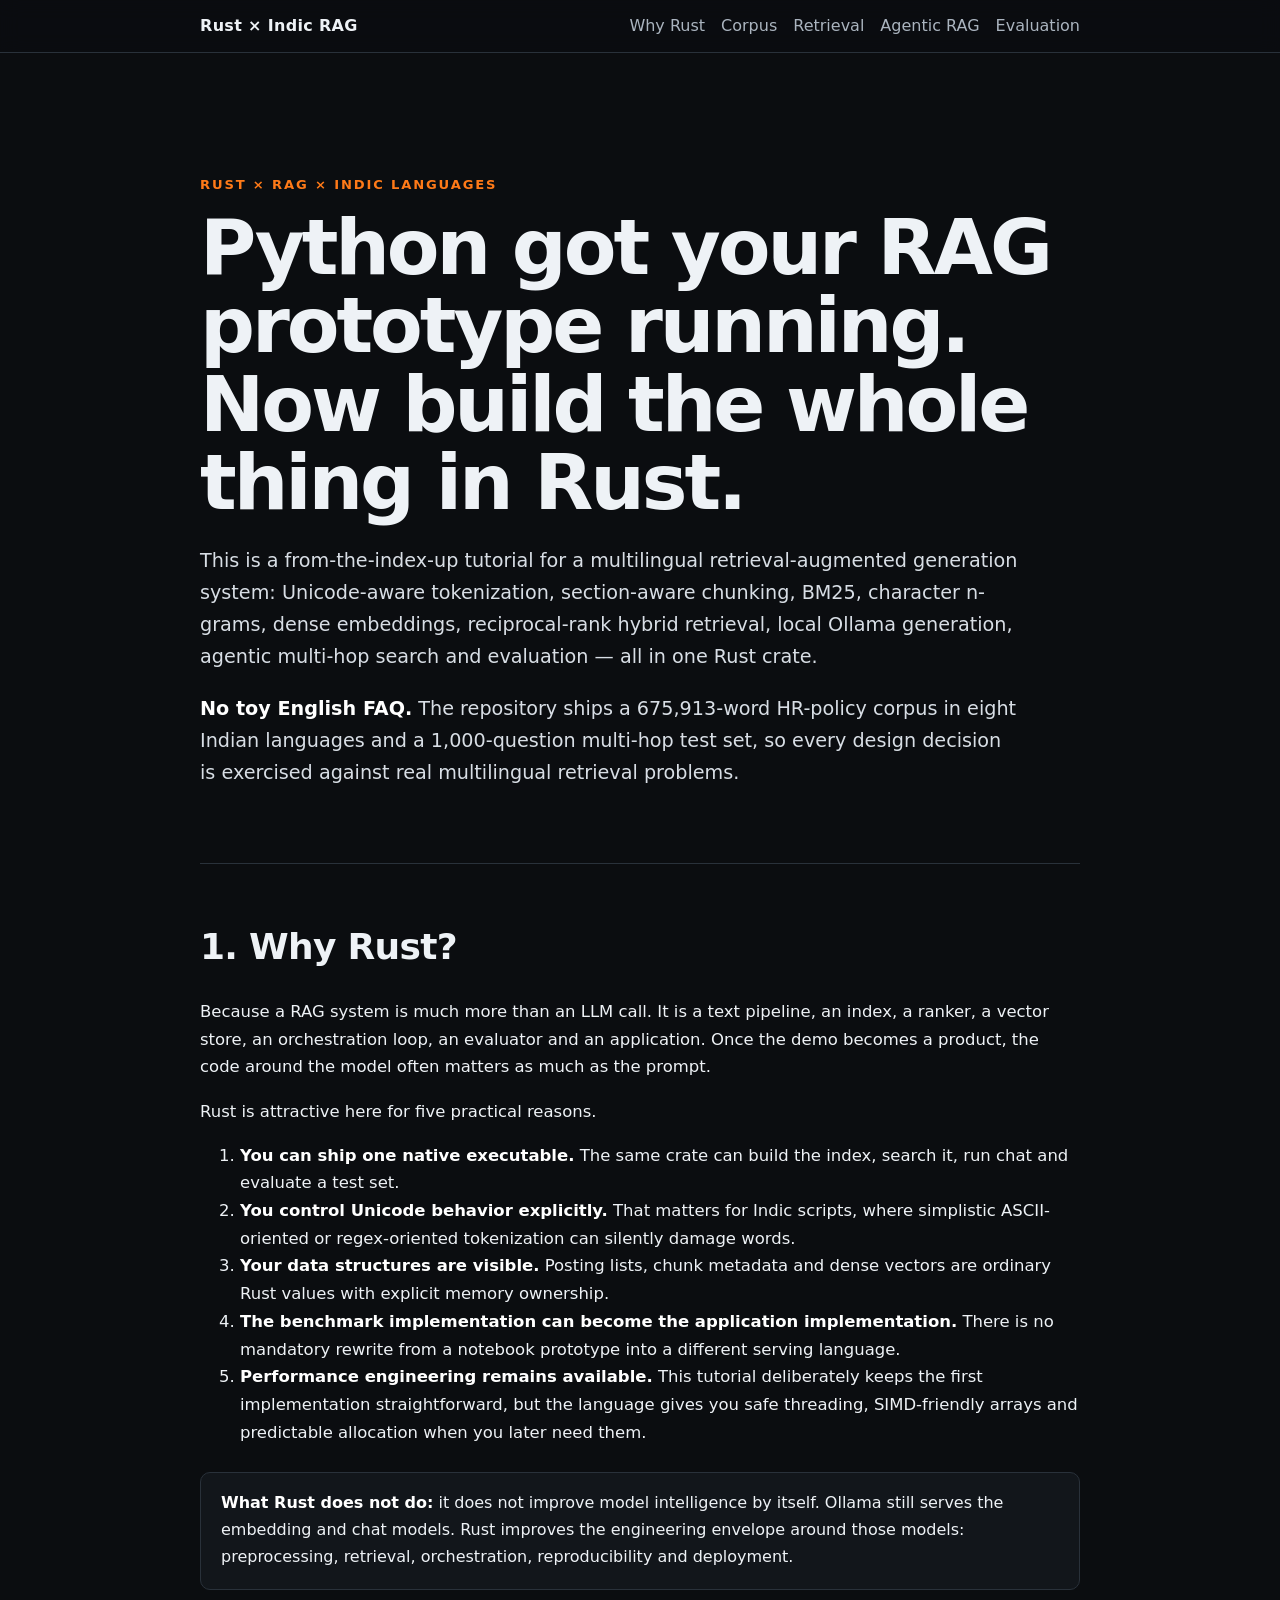
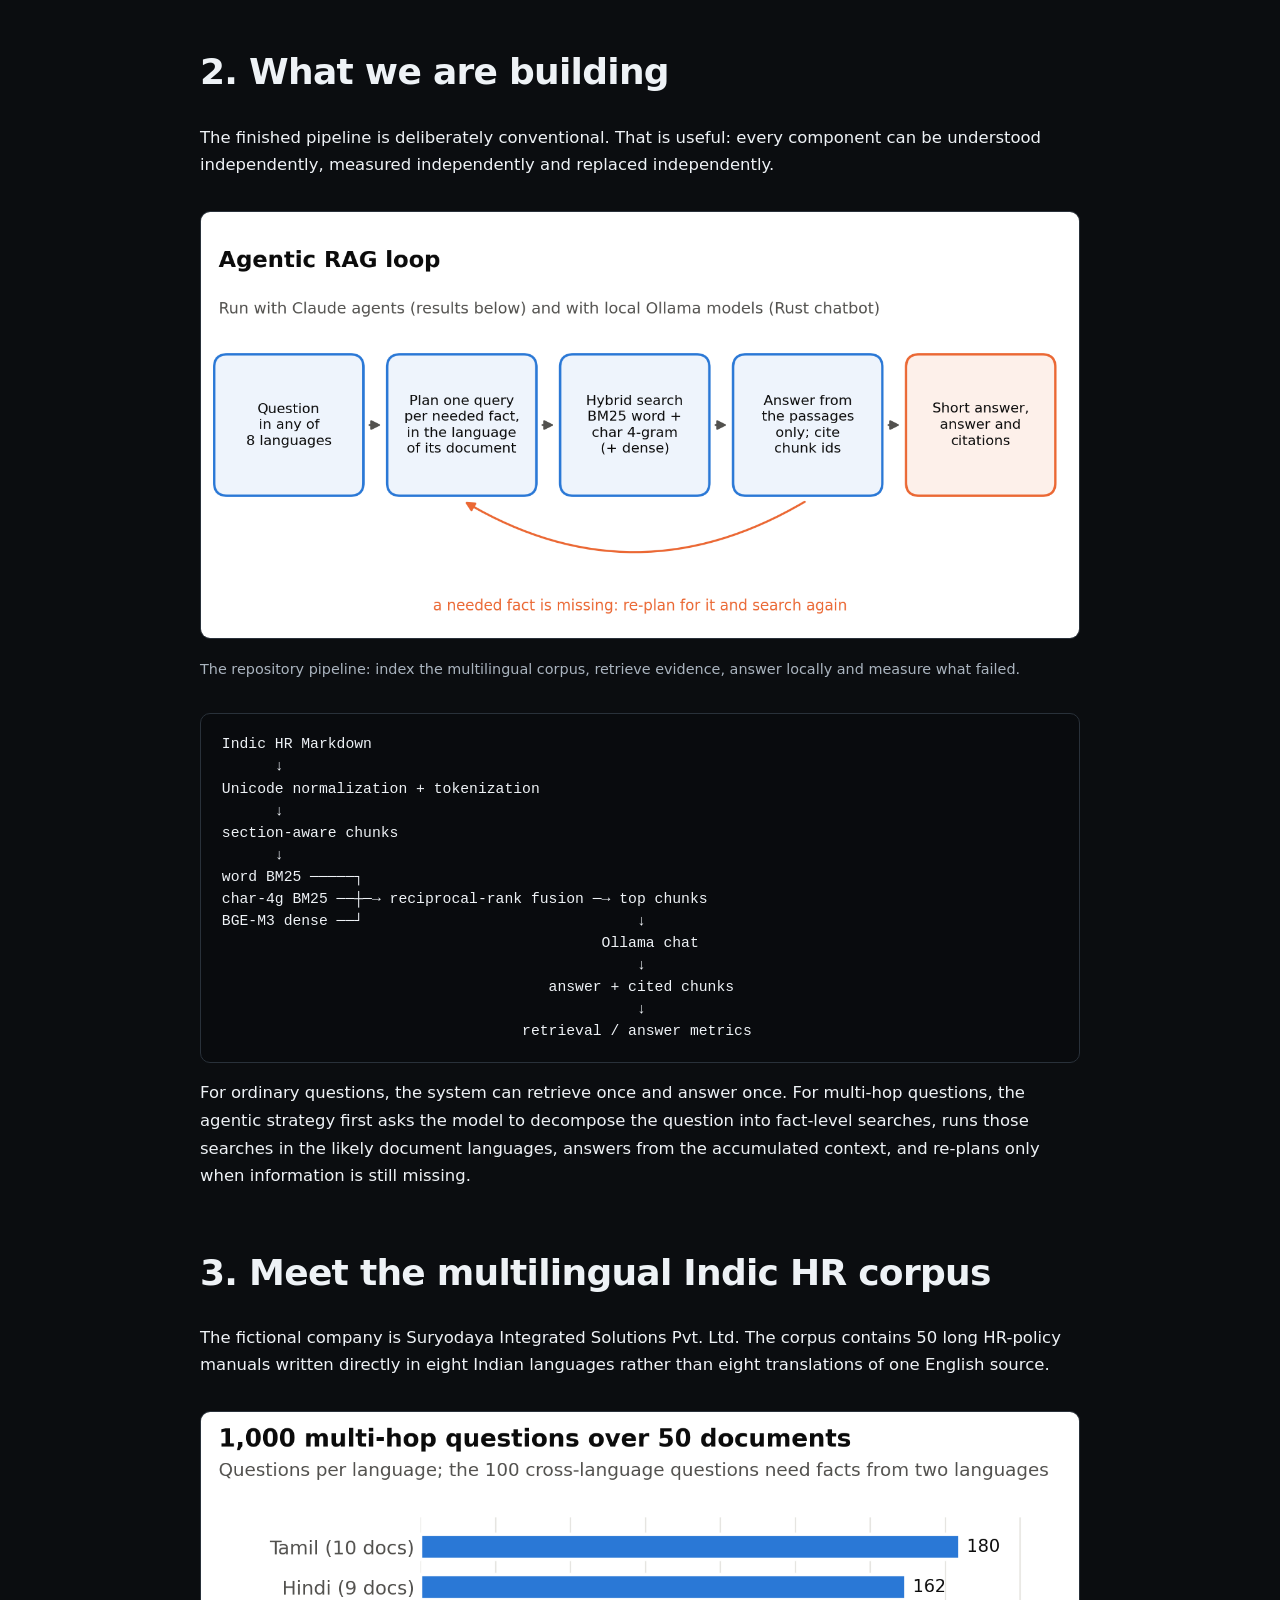
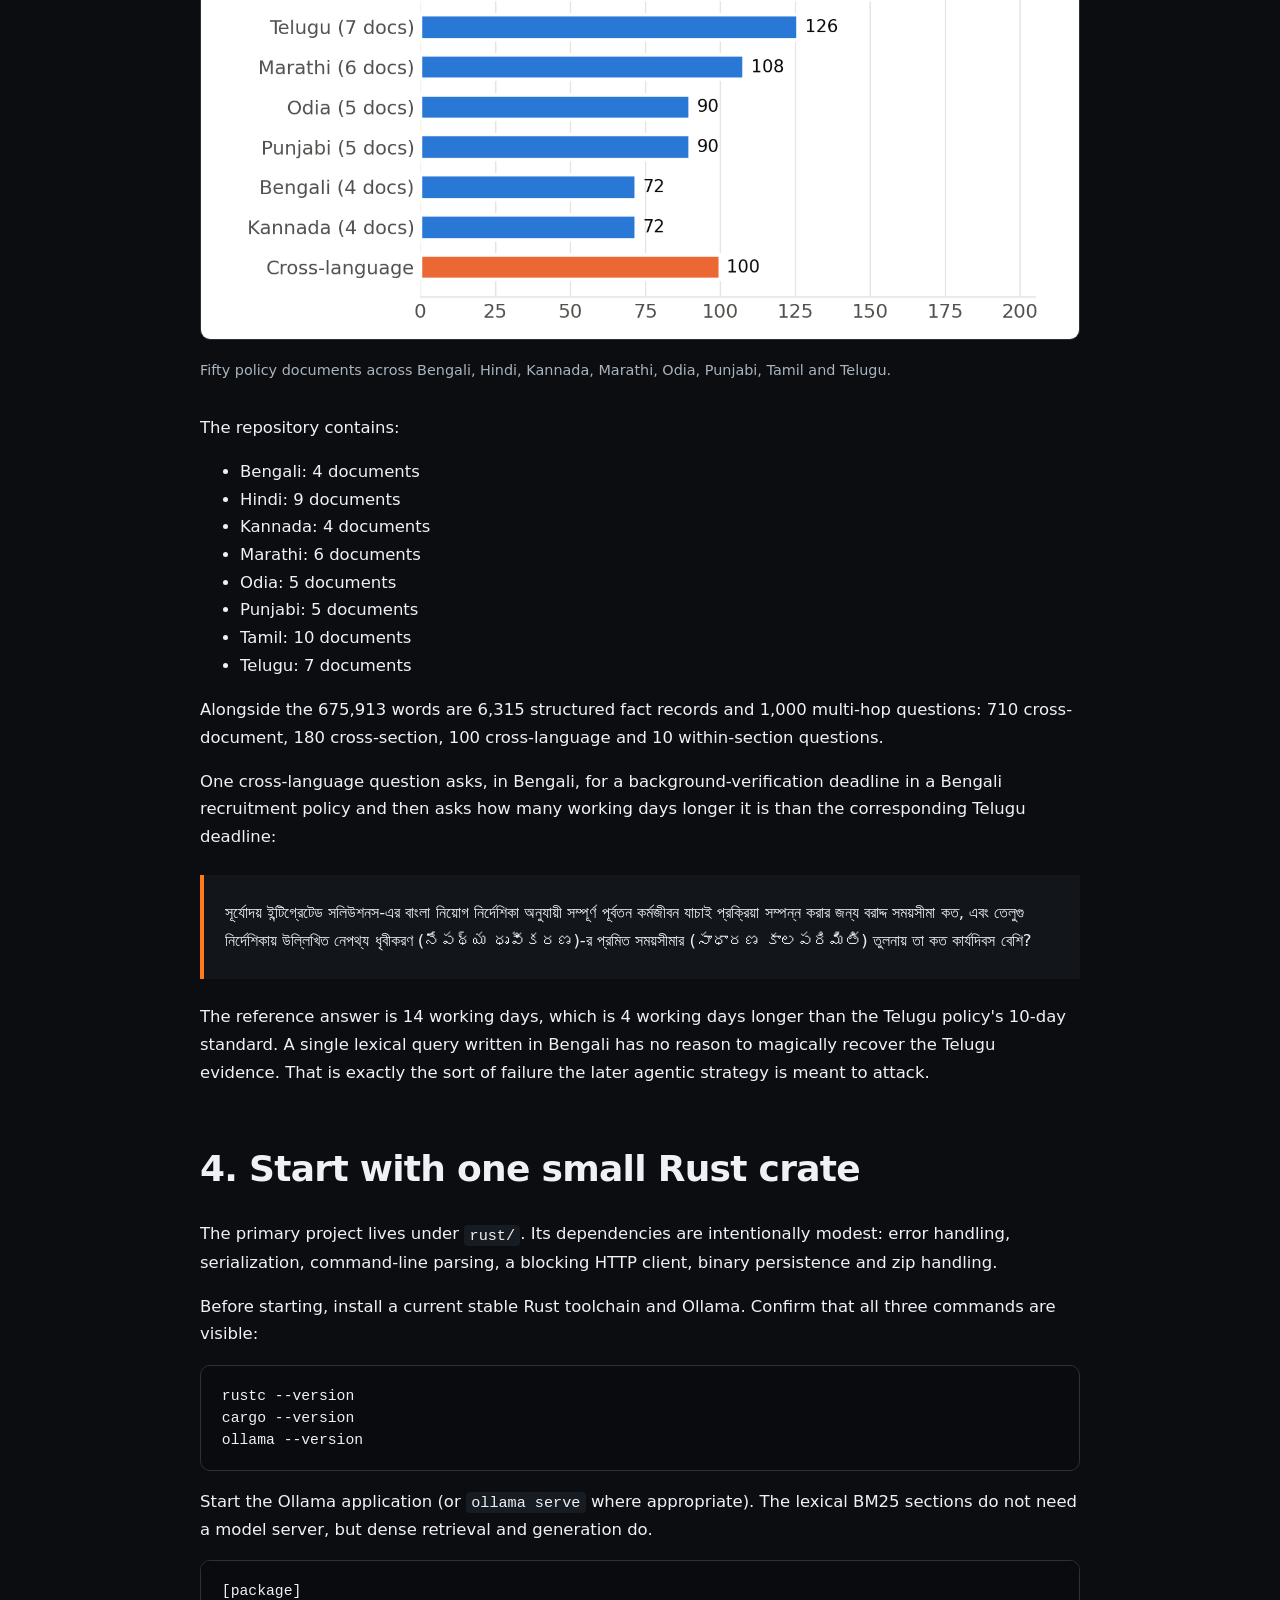
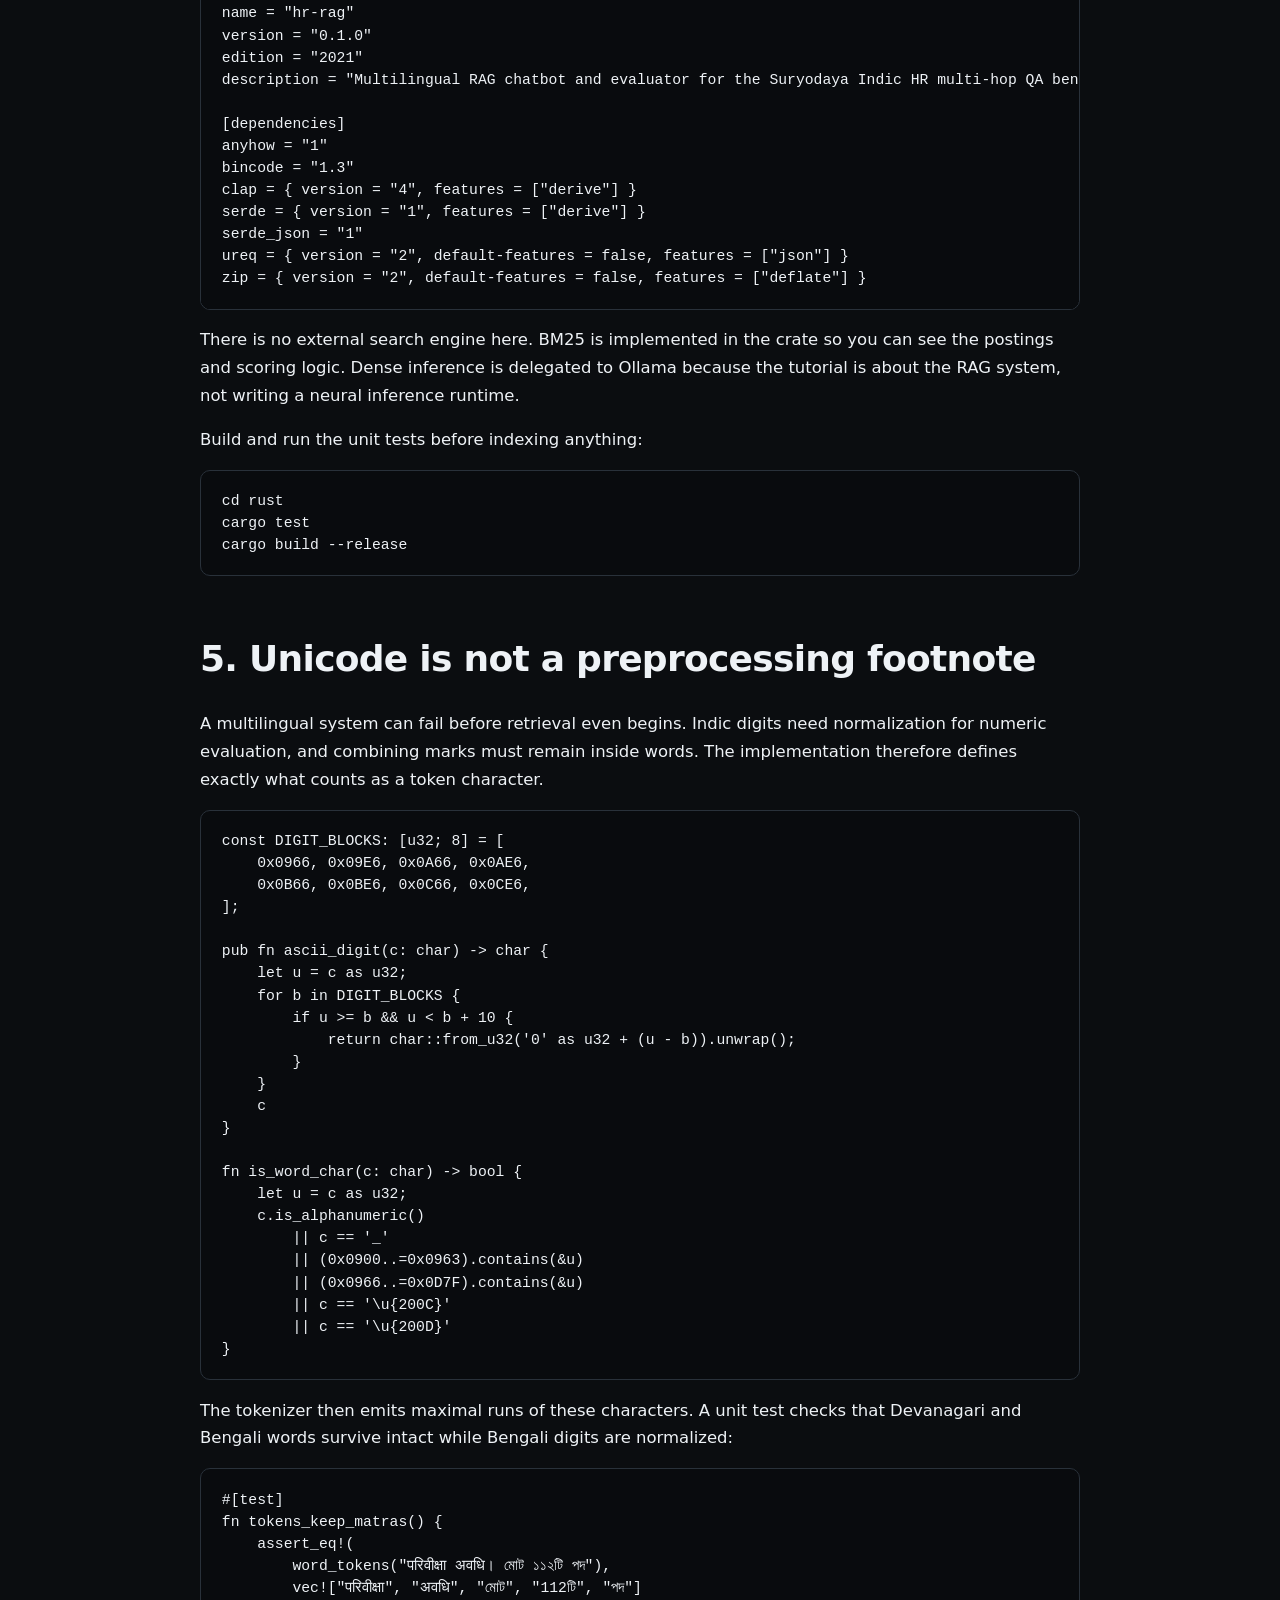
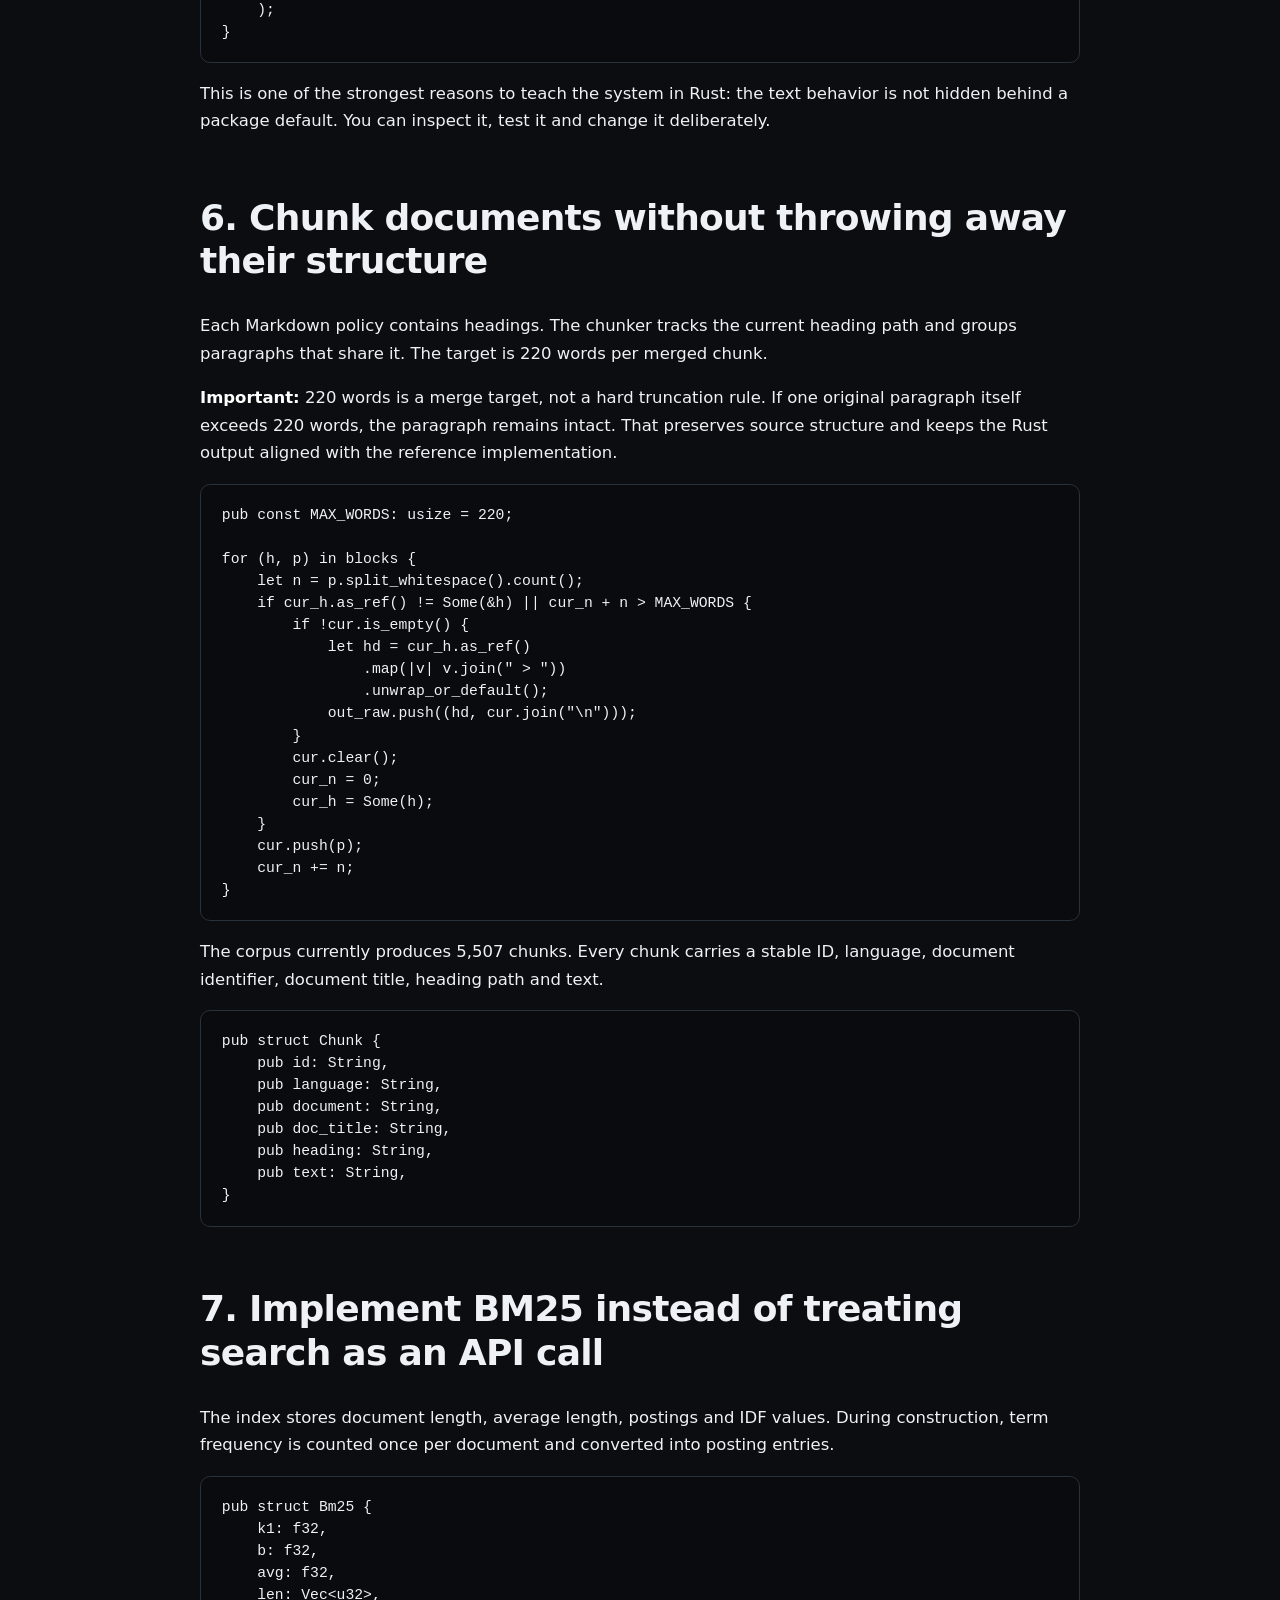
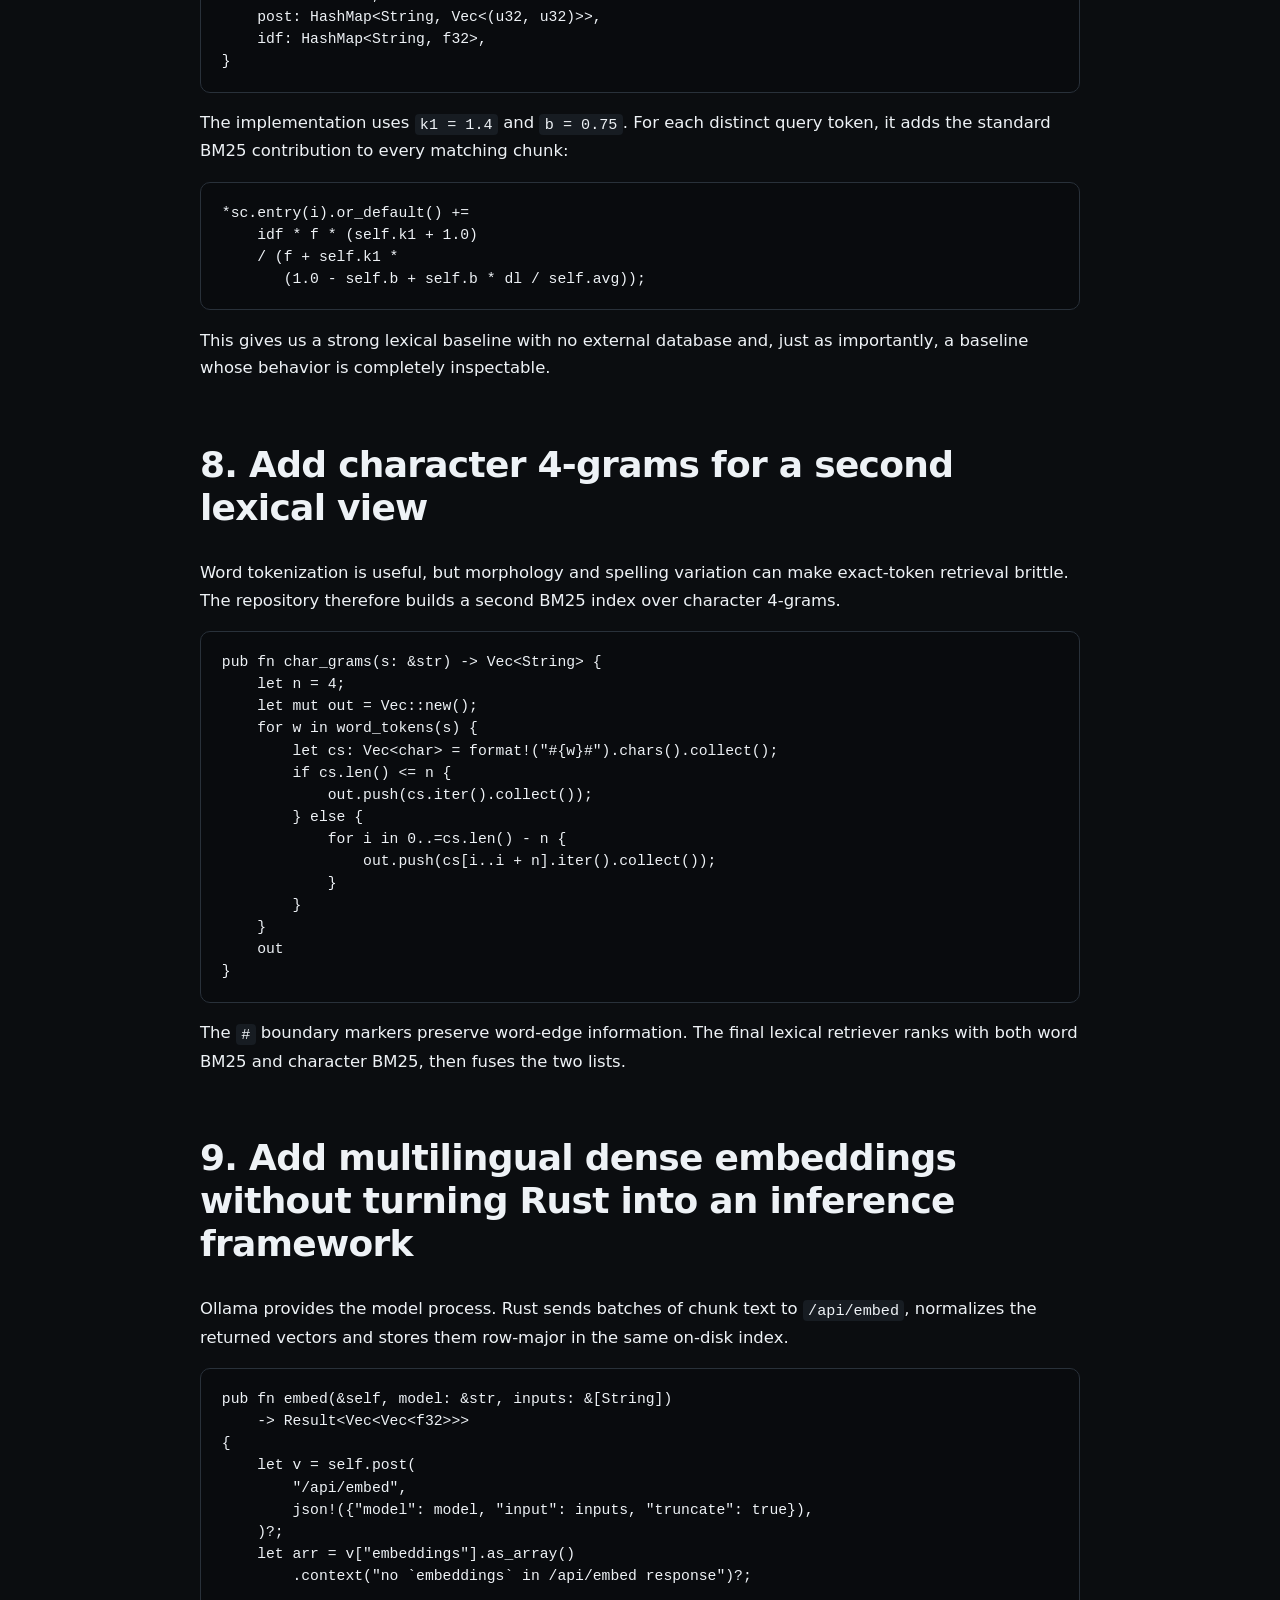
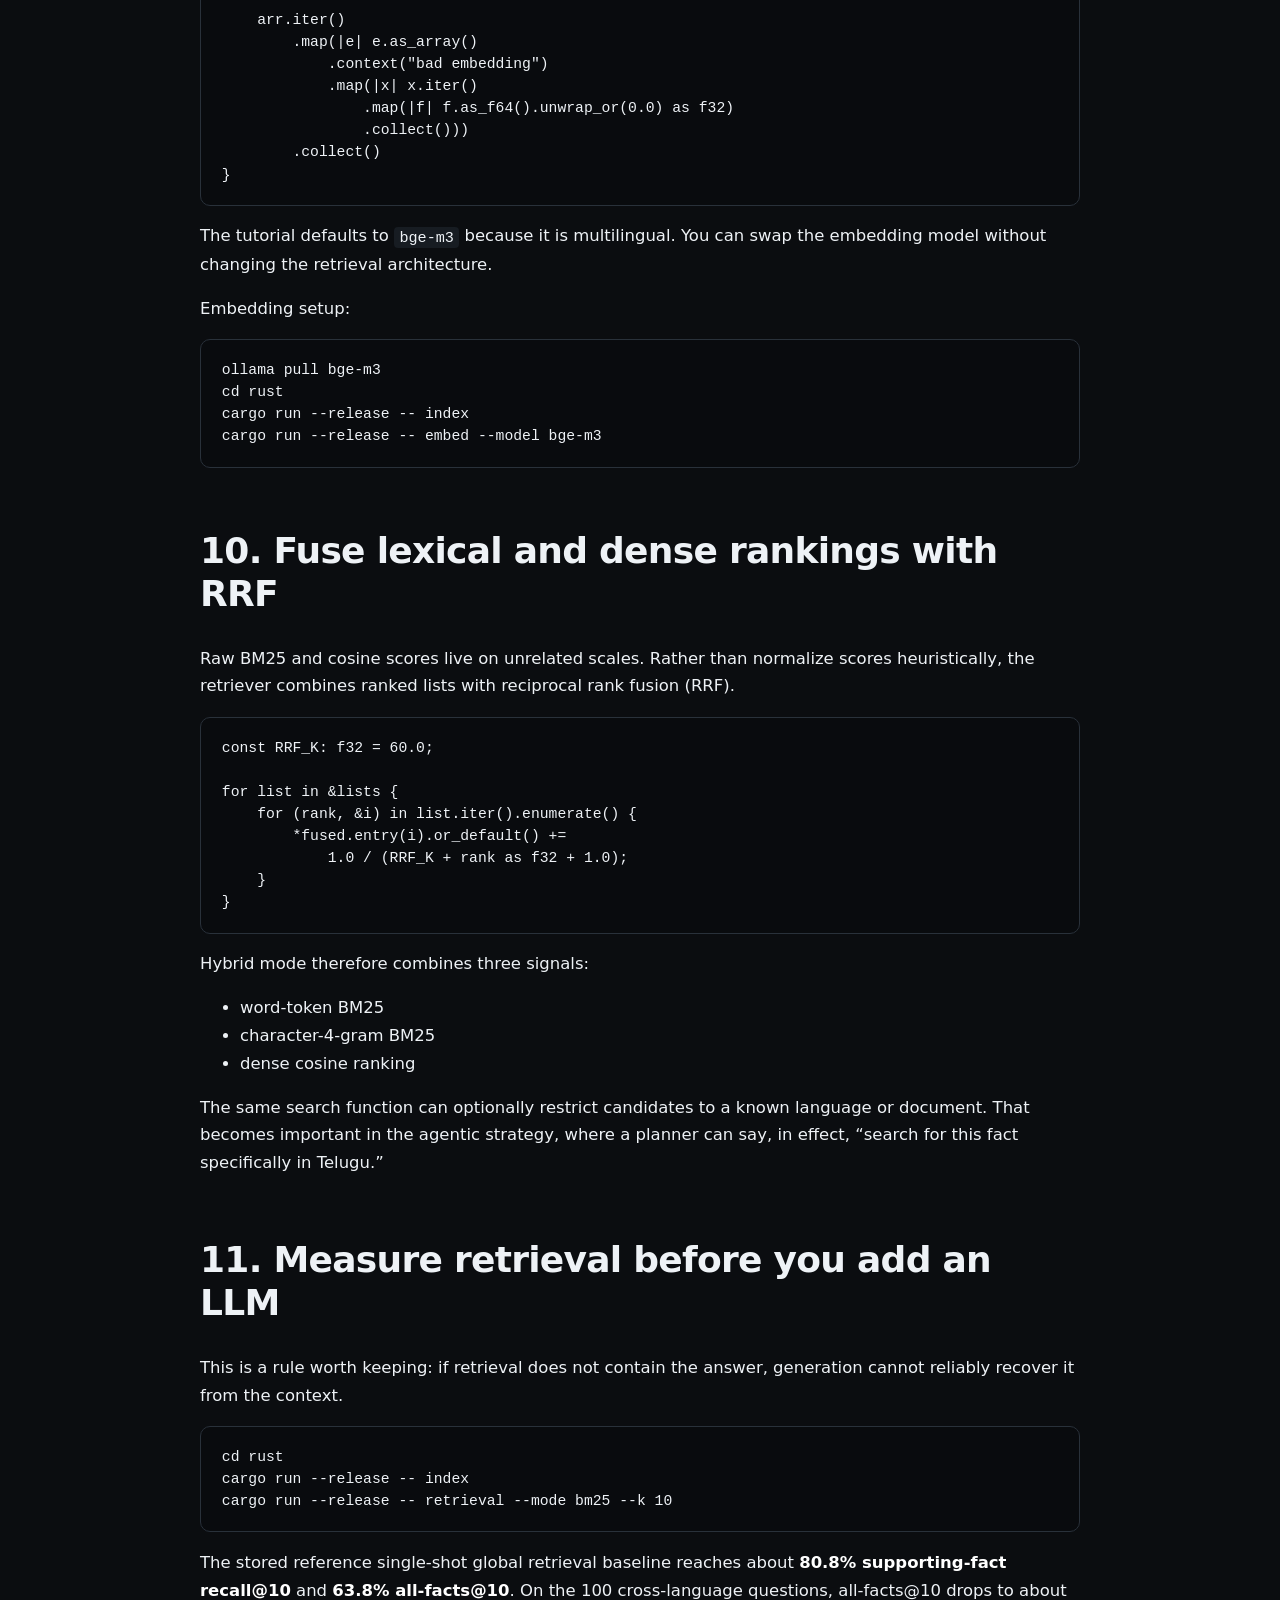
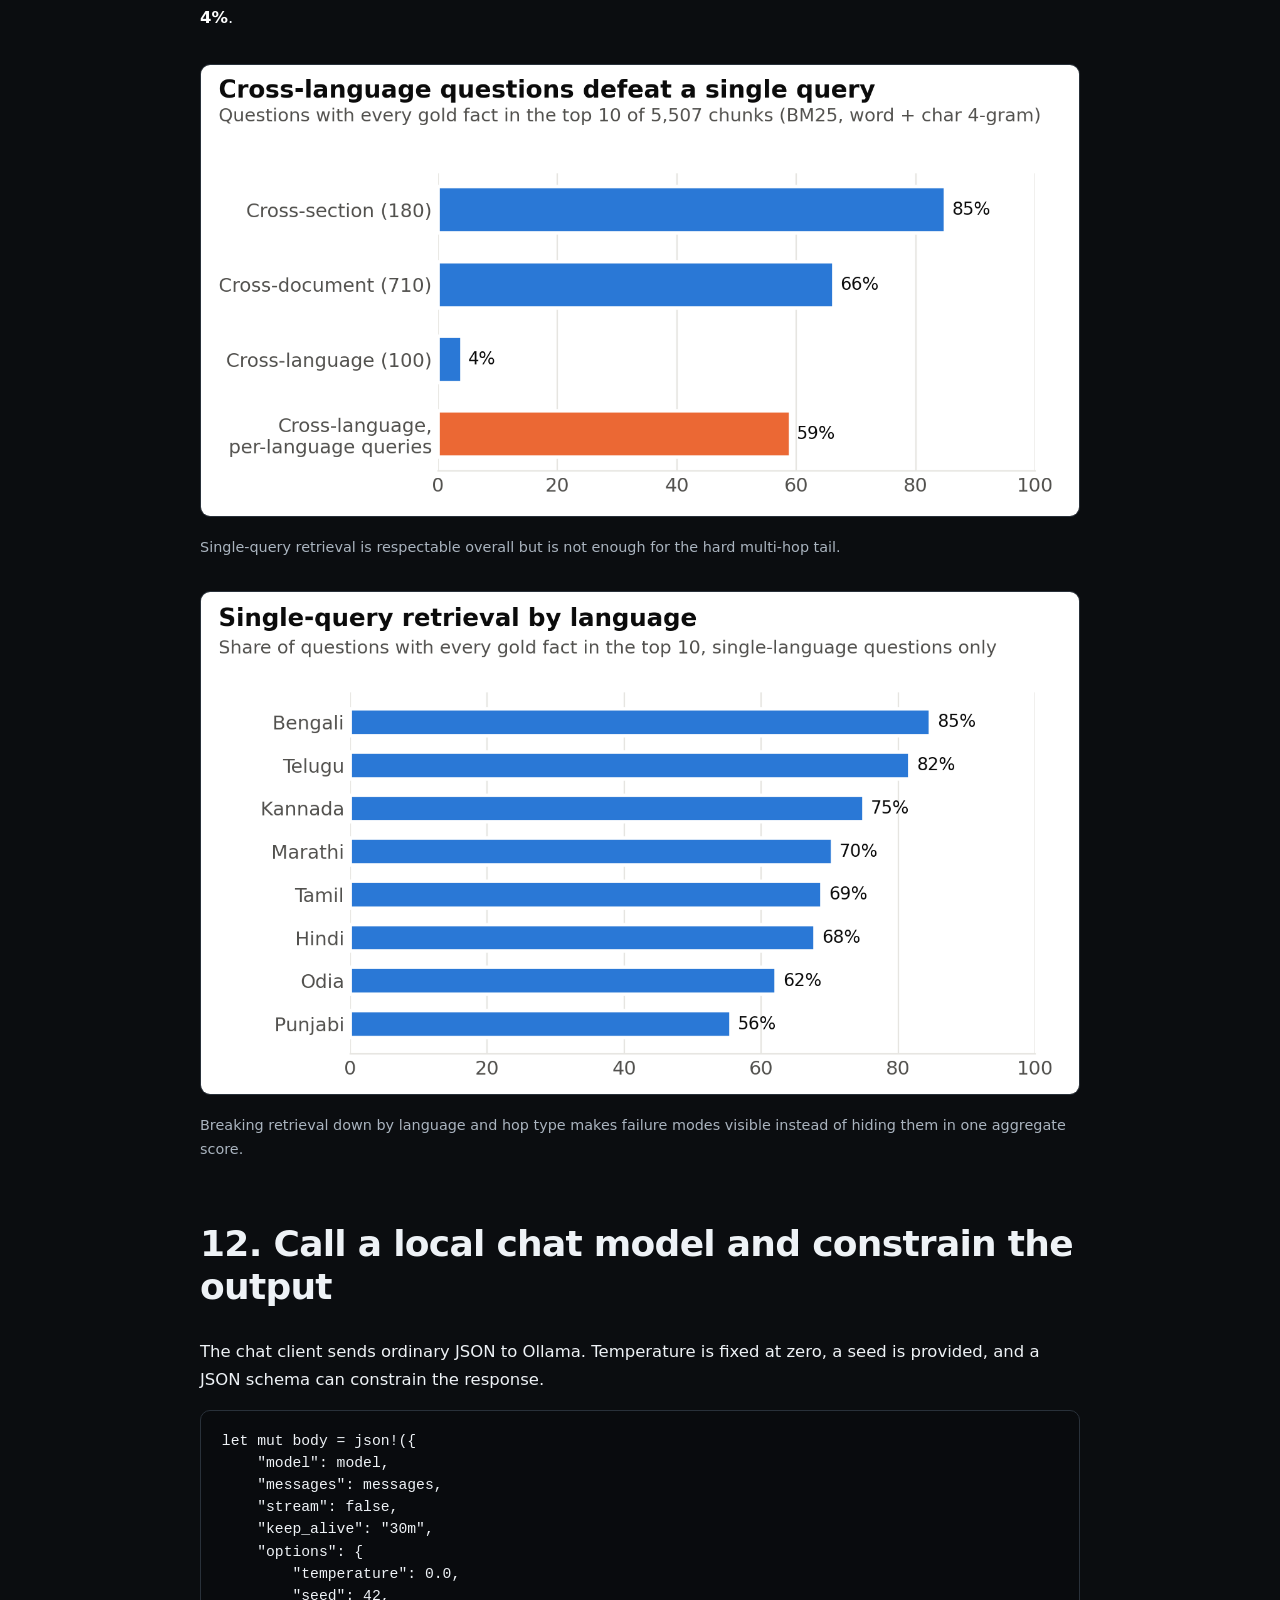
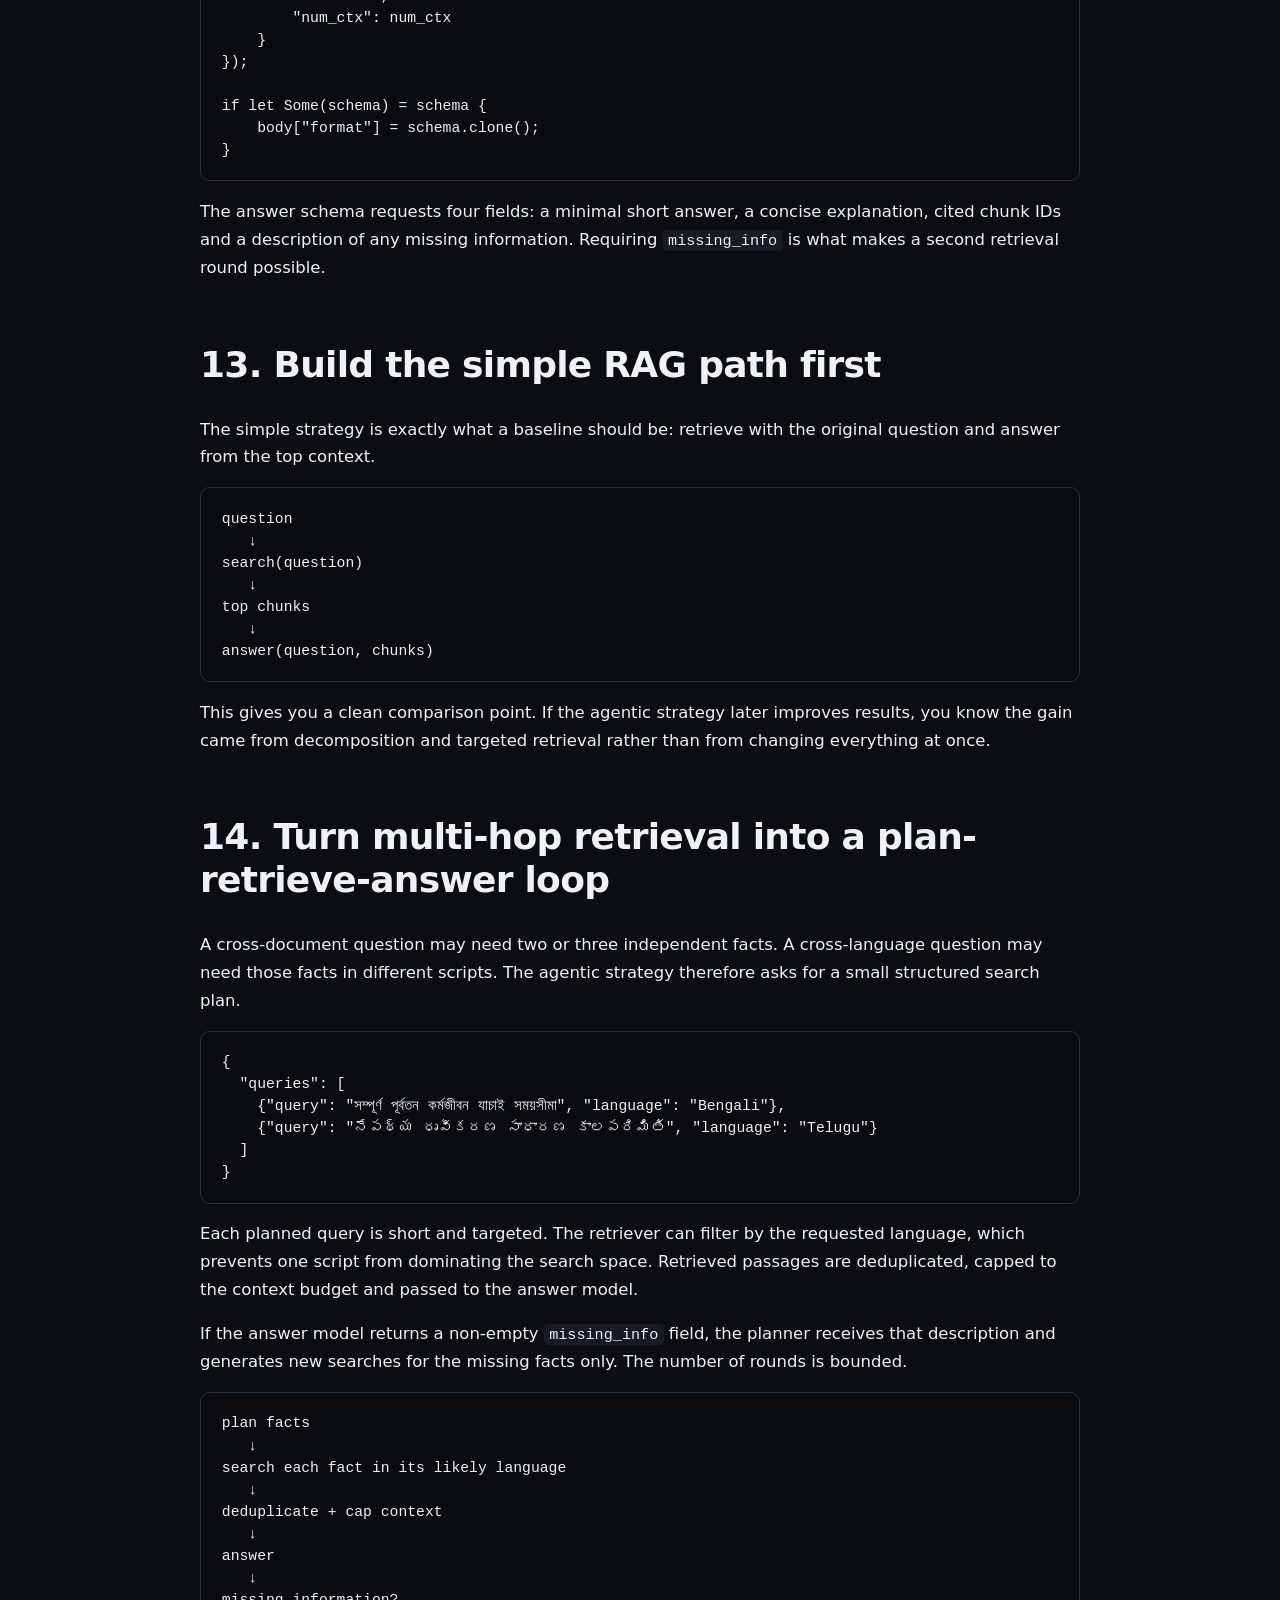
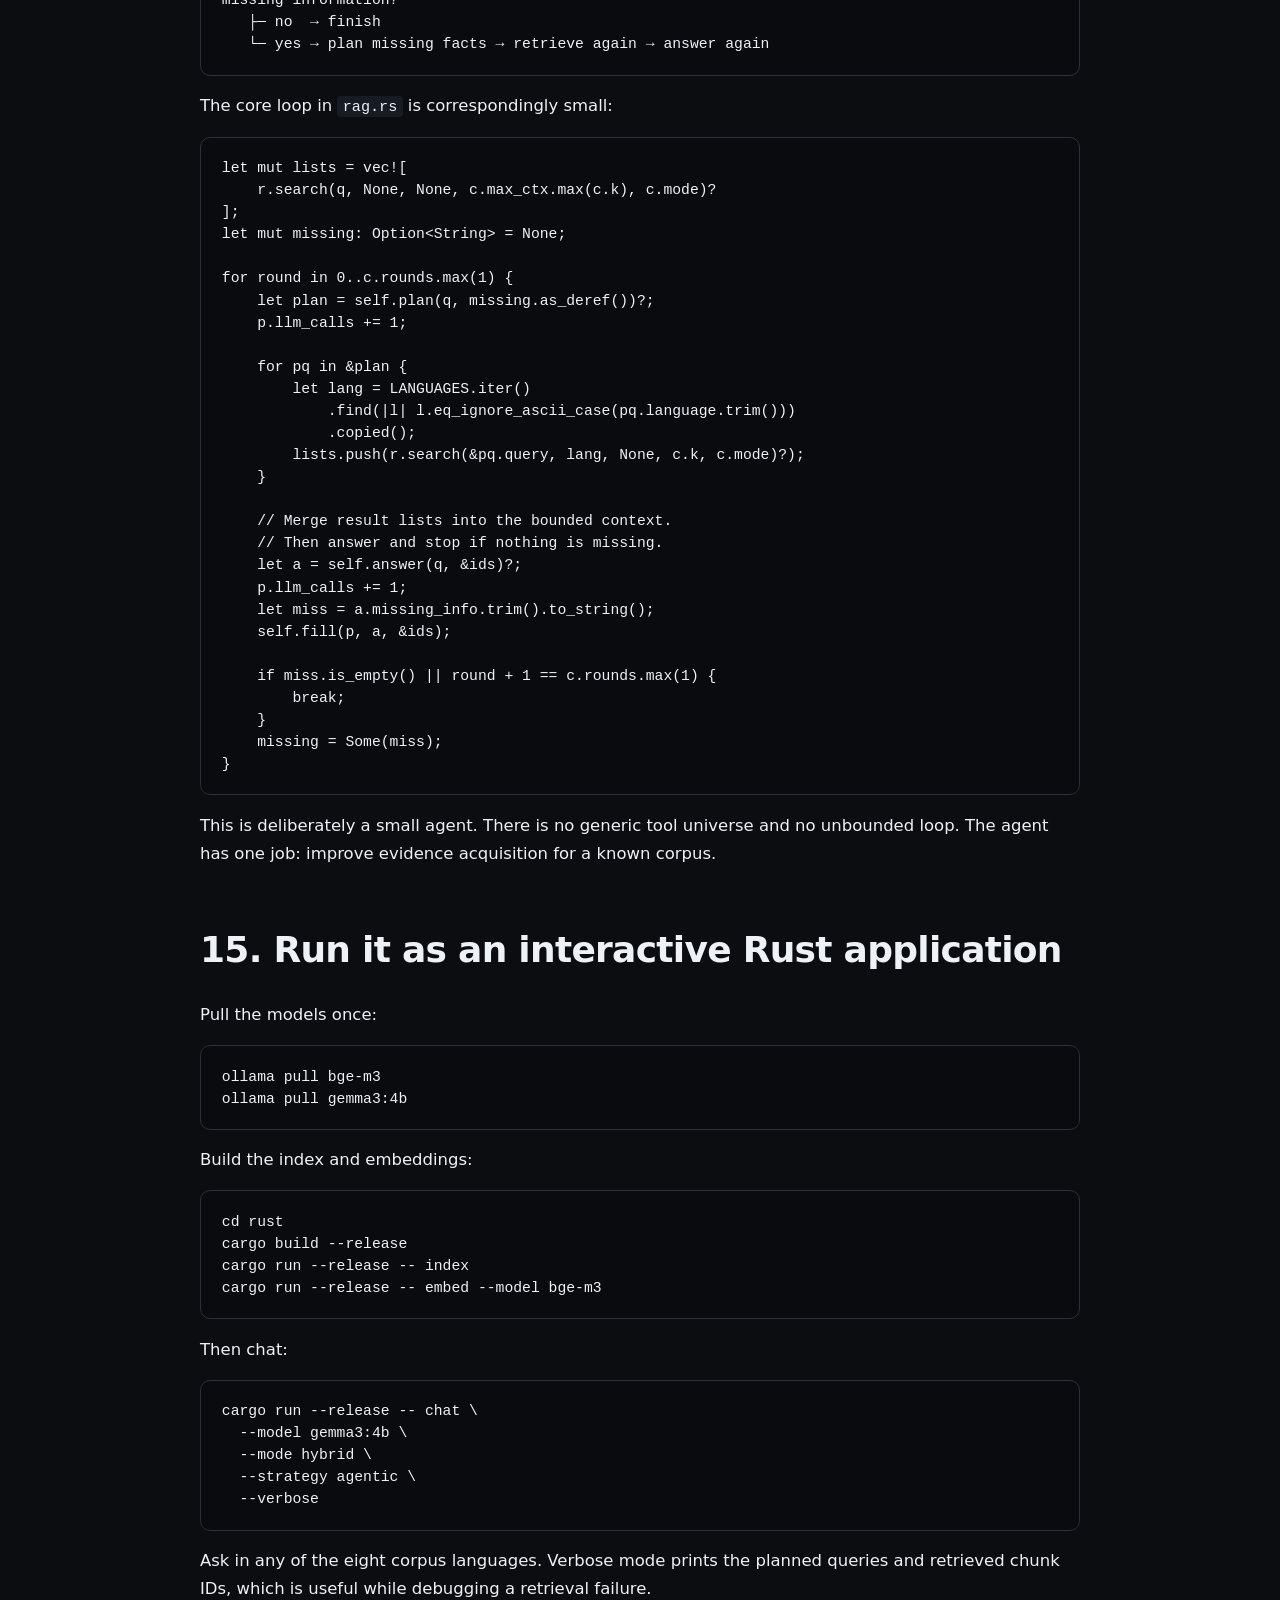
<file: docs/index.html>
<!doctype html>
<html lang="en">
<head>
<meta charset="utf-8">
<meta name="viewport" content="width=device-width, initial-scale=1">
<title>Build Multilingual RAG in Rust: an Indic-language tutorial</title>
<meta name="description" content="Build a multilingual RAG system in Rust over a 50-document Indic HR corpus: Unicode tokenization, BM25, dense retrieval, RRF, Ollama, agentic search and evaluation.">
<link rel="stylesheet" href="styles.css">
</head>
<body>
<header class="sitebar"><div class="sitebar-inner">
<div class="brand">Rust × Indic RAG</div>
<nav><a href="#why-rust">Why Rust</a><a href="#corpus">Corpus</a><a href="#bm25">Retrieval</a><a href="#agentic">Agentic RAG</a><a href="#evaluation">Evaluation</a></nav>
</div></header>
<main>
<article>
  <header class="hero">
    <p class="eyebrow">RUST × RAG × INDIC LANGUAGES</p>
    <h1>Python got your RAG prototype running. Now build the whole thing in Rust.</h1>
    <p class="lede">This is a from-the-index-up tutorial for a multilingual retrieval-augmented generation system: Unicode-aware tokenization, section-aware chunking, BM25, character n-grams, dense embeddings, reciprocal-rank hybrid retrieval, local Ollama generation, agentic multi-hop search and evaluation — all in one Rust crate.</p>
    <p class="lede"><strong>No toy English FAQ.</strong> The repository ships a 675,913-word HR-policy corpus in eight Indian languages and a 1,000-question multi-hop test set, so every design decision is exercised against real multilingual retrieval problems.</p>
  </header>

  <section id="why-rust">
    <h2>1. Why Rust?</h2>
    <p>Because a RAG system is much more than an LLM call. It is a text pipeline, an index, a ranker, a vector store, an orchestration loop, an evaluator and an application. Once the demo becomes a product, the code around the model often matters as much as the prompt.</p>
    <p>Rust is attractive here for five practical reasons.</p>
    <ol>
      <li><strong>You can ship one native executable.</strong> The same crate can build the index, search it, run chat and evaluate a test set.</li>
      <li><strong>You control Unicode behavior explicitly.</strong> That matters for Indic scripts, where simplistic ASCII-oriented or regex-oriented tokenization can silently damage words.</li>
      <li><strong>Your data structures are visible.</strong> Posting lists, chunk metadata and dense vectors are ordinary Rust values with explicit memory ownership.</li>
      <li><strong>The benchmark implementation can become the application implementation.</strong> There is no mandatory rewrite from a notebook prototype into a different serving language.</li>
      <li><strong>Performance engineering remains available.</strong> This tutorial deliberately keeps the first implementation straightforward, but the language gives you safe threading, SIMD-friendly arrays and predictable allocation when you later need them.</li>
    </ol>
    <aside>
      <strong>What Rust does not do:</strong> it does not improve model intelligence by itself. Ollama still serves the embedding and chat models. Rust improves the engineering envelope around those models: preprocessing, retrieval, orchestration, reproducibility and deployment.
    </aside>
  </section>

  <section id="build">
    <h2>2. What we are building</h2>
    <p>The finished pipeline is deliberately conventional. That is useful: every component can be understood independently, measured independently and replaced independently.</p>
    <figure>
      <img src="assets/fig4_pipeline.png" alt="RAG pipeline from question through planning, retrieval, generation and evaluation">
      <figcaption>The repository pipeline: index the multilingual corpus, retrieve evidence, answer locally and measure what failed.</figcaption>
    </figure>
    <pre><code>Indic HR Markdown
      ↓
Unicode normalization + tokenization
      ↓
section-aware chunks
      ↓
word BM25 ─────┐
char-4g BM25 ──┼─→ reciprocal-rank fusion ─→ top chunks
BGE-M3 dense ──┘                               ↓
                                           Ollama chat
                                               ↓
                                     answer + cited chunks
                                               ↓
                                  retrieval / answer metrics</code></pre>
    <p>For ordinary questions, the system can retrieve once and answer once. For multi-hop questions, the agentic strategy first asks the model to decompose the question into fact-level searches, runs those searches in the likely document languages, answers from the accumulated context, and re-plans only when information is still missing.</p>
  </section>

  <section id="corpus">
    <h2>3. Meet the multilingual Indic HR corpus</h2>
    <p>The fictional company is Suryodaya Integrated Solutions Pvt. Ltd. The corpus contains 50 long HR-policy manuals written directly in eight Indian languages rather than eight translations of one English source.</p>
    <figure>
      <img src="assets/fig1_dataset.png" alt="Dataset composition across eight Indian languages">
      <figcaption>Fifty policy documents across Bengali, Hindi, Kannada, Marathi, Odia, Punjabi, Tamil and Telugu.</figcaption>
    </figure>
    <p>The repository contains:</p>
    <ul>
      <li>Bengali: 4 documents</li>
      <li>Hindi: 9 documents</li>
      <li>Kannada: 4 documents</li>
      <li>Marathi: 6 documents</li>
      <li>Odia: 5 documents</li>
      <li>Punjabi: 5 documents</li>
      <li>Tamil: 10 documents</li>
      <li>Telugu: 7 documents</li>
    </ul>
    <p>Alongside the 675,913 words are 6,315 structured fact records and 1,000 multi-hop questions: 710 cross-document, 180 cross-section, 100 cross-language and 10 within-section questions.</p>
    <p>One cross-language question asks, in Bengali, for a background-verification deadline in a Bengali recruitment policy and then asks how many working days longer it is than the corresponding Telugu deadline:</p>
    <blockquote>
      <p lang="bn">সূর্যোদয় ইন্টিগ্রেটেড সলিউশনস-এর বাংলা নিয়োগ নির্দেশিকা অনুযায়ী সম্পূর্ণ পূর্বতন কর্মজীবন যাচাই প্রক্রিয়া সম্পন্ন করার জন্য বরাদ্দ সময়সীমা কত, এবং তেলুগু নির্দেশিকায় উল্লিখিত নেপথ্য ধৃবীকরণ (నేపథ్య ధృవీకరణ)-র প্রমিত সময়সীমার (సాధారణ కాలపరిమితి) তুলনায় তা কত কার্যদিবস বেশি?</p>
    </blockquote>
    <p>The reference answer is 14 working days, which is 4 working days longer than the Telugu policy's 10-day standard. A single lexical query written in Bengali has no reason to magically recover the Telugu evidence. That is exactly the sort of failure the later agentic strategy is meant to attack.</p>
  </section>

  <section id="crate">
    <h2>4. Start with one small Rust crate</h2>
    <p>The primary project lives under <code>rust/</code>. Its dependencies are intentionally modest: error handling, serialization, command-line parsing, a blocking HTTP client, binary persistence and zip handling.</p>
    <p>Before starting, install a current stable Rust toolchain and Ollama. Confirm that all three commands are visible:</p>
    <pre><code class="language-bash">rustc --version
cargo --version
ollama --version</code></pre>
    <p>Start the Ollama application (or <code>ollama serve</code> where appropriate). The lexical BM25 sections do not need a model server, but dense retrieval and generation do.</p>
    <pre><code class="language-toml">[package]
name = "hr-rag"
version = "0.1.0"
edition = "2021"
description = "Multilingual RAG chatbot and evaluator for the Suryodaya Indic HR multi-hop QA benchmark"

[dependencies]
anyhow = "1"
bincode = "1.3"
clap = { version = "4", features = ["derive"] }
serde = { version = "1", features = ["derive"] }
serde_json = "1"
ureq = { version = "2", default-features = false, features = ["json"] }
zip = { version = "2", default-features = false, features = ["deflate"] }</code></pre>
    <p>There is no external search engine here. BM25 is implemented in the crate so you can see the postings and scoring logic. Dense inference is delegated to Ollama because the tutorial is about the RAG system, not writing a neural inference runtime.</p>
    <p>Build and run the unit tests before indexing anything:</p>
    <pre><code class="language-bash">cd rust
cargo test
cargo build --release</code></pre>
  </section>

  <section id="unicode">
    <h2>5. Unicode is not a preprocessing footnote</h2>
    <p>A multilingual system can fail before retrieval even begins. Indic digits need normalization for numeric evaluation, and combining marks must remain inside words. The implementation therefore defines exactly what counts as a token character.</p>
    <pre><code class="language-rust">const DIGIT_BLOCKS: [u32; 8] = [
    0x0966, 0x09E6, 0x0A66, 0x0AE6,
    0x0B66, 0x0BE6, 0x0C66, 0x0CE6,
];

pub fn ascii_digit(c: char) -> char {
    let u = c as u32;
    for b in DIGIT_BLOCKS {
        if u &gt;= b &amp;&amp; u &lt; b + 10 {
            return char::from_u32('0' as u32 + (u - b)).unwrap();
        }
    }
    c
}

fn is_word_char(c: char) -&gt; bool {
    let u = c as u32;
    c.is_alphanumeric()
        || c == '_'
        || (0x0900..=0x0963).contains(&amp;u)
        || (0x0966..=0x0D7F).contains(&amp;u)
        || c == '\u{200C}'
        || c == '\u{200D}'
}</code></pre>
    <p>The tokenizer then emits maximal runs of these characters. A unit test checks that Devanagari and Bengali words survive intact while Bengali digits are normalized:</p>
    <pre><code class="language-rust">#[test]
fn tokens_keep_matras() {
    assert_eq!(
        word_tokens("परिवीक्षा अवधि। মোট ১১২টি পদ"),
        vec!["परिवीक्षा", "अवधि", "মোট", "112টি", "পদ"]
    );
}</code></pre>
    <p>This is one of the strongest reasons to teach the system in Rust: the text behavior is not hidden behind a package default. You can inspect it, test it and change it deliberately.</p>
  </section>

  <section id="chunking">
    <h2>6. Chunk documents without throwing away their structure</h2>
    <p>Each Markdown policy contains headings. The chunker tracks the current heading path and groups paragraphs that share it. The target is 220 words per merged chunk.</p>
    <p><strong>Important:</strong> 220 words is a merge target, not a hard truncation rule. If one original paragraph itself exceeds 220 words, the paragraph remains intact. That preserves source structure and keeps the Rust output aligned with the reference implementation.</p>
    <pre><code class="language-rust">pub const MAX_WORDS: usize = 220;

for (h, p) in blocks {
    let n = p.split_whitespace().count();
    if cur_h.as_ref() != Some(&amp;h) || cur_n + n &gt; MAX_WORDS {
        if !cur.is_empty() {
            let hd = cur_h.as_ref()
                .map(|v| v.join(" &gt; "))
                .unwrap_or_default();
            out_raw.push((hd, cur.join("\n")));
        }
        cur.clear();
        cur_n = 0;
        cur_h = Some(h);
    }
    cur.push(p);
    cur_n += n;
}</code></pre>
    <p>The corpus currently produces 5,507 chunks. Every chunk carries a stable ID, language, document identifier, document title, heading path and text.</p>
    <pre><code class="language-rust">pub struct Chunk {
    pub id: String,
    pub language: String,
    pub document: String,
    pub doc_title: String,
    pub heading: String,
    pub text: String,
}</code></pre>
  </section>

  <section id="bm25">
    <h2>7. Implement BM25 instead of treating search as an API call</h2>
    <p>The index stores document length, average length, postings and IDF values. During construction, term frequency is counted once per document and converted into posting entries.</p>
    <pre><code class="language-rust">pub struct Bm25 {
    k1: f32,
    b: f32,
    avg: f32,
    len: Vec&lt;u32&gt;,
    post: HashMap&lt;String, Vec&lt;(u32, u32)&gt;&gt;,
    idf: HashMap&lt;String, f32&gt;,
}</code></pre>
    <p>The implementation uses <code>k1 = 1.4</code> and <code>b = 0.75</code>. For each distinct query token, it adds the standard BM25 contribution to every matching chunk:</p>
    <pre><code class="language-rust">*sc.entry(i).or_default() +=
    idf * f * (self.k1 + 1.0)
    / (f + self.k1 *
       (1.0 - self.b + self.b * dl / self.avg));</code></pre>
    <p>This gives us a strong lexical baseline with no external database and, just as importantly, a baseline whose behavior is completely inspectable.</p>
  </section>

  <section id="chargrams">
    <h2>8. Add character 4-grams for a second lexical view</h2>
    <p>Word tokenization is useful, but morphology and spelling variation can make exact-token retrieval brittle. The repository therefore builds a second BM25 index over character 4-grams.</p>
    <pre><code class="language-rust">pub fn char_grams(s: &amp;str) -&gt; Vec&lt;String&gt; {
    let n = 4;
    let mut out = Vec::new();
    for w in word_tokens(s) {
        let cs: Vec&lt;char&gt; = format!("#{w}#").chars().collect();
        if cs.len() &lt;= n {
            out.push(cs.iter().collect());
        } else {
            for i in 0..=cs.len() - n {
                out.push(cs[i..i + n].iter().collect());
            }
        }
    }
    out
}</code></pre>
    <p>The <code>#</code> boundary markers preserve word-edge information. The final lexical retriever ranks with both word BM25 and character BM25, then fuses the two lists.</p>
  </section>

  <section id="dense">
    <h2>9. Add multilingual dense embeddings without turning Rust into an inference framework</h2>
    <p>Ollama provides the model process. Rust sends batches of chunk text to <code>/api/embed</code>, normalizes the returned vectors and stores them row-major in the same on-disk index.</p>
    <pre><code class="language-rust">pub fn embed(&amp;self, model: &amp;str, inputs: &amp;[String])
    -&gt; Result&lt;Vec&lt;Vec&lt;f32&gt;&gt;&gt;
{
    let v = self.post(
        "/api/embed",
        json!({"model": model, "input": inputs, "truncate": true}),
    )?;
    let arr = v["embeddings"].as_array()
        .context("no `embeddings` in /api/embed response")?;

    arr.iter()
        .map(|e| e.as_array()
            .context("bad embedding")
            .map(|x| x.iter()
                .map(|f| f.as_f64().unwrap_or(0.0) as f32)
                .collect()))
        .collect()
}</code></pre>
    <p>The tutorial defaults to <code>bge-m3</code> because it is multilingual. You can swap the embedding model without changing the retrieval architecture.</p>
    <p>Embedding setup:</p>
    <pre><code class="language-bash">ollama pull bge-m3
cd rust
cargo run --release -- index
cargo run --release -- embed --model bge-m3</code></pre>
  </section>

  <section id="hybrid">
    <h2>10. Fuse lexical and dense rankings with RRF</h2>
    <p>Raw BM25 and cosine scores live on unrelated scales. Rather than normalize scores heuristically, the retriever combines ranked lists with reciprocal rank fusion (RRF).</p>
    <pre><code class="language-rust">const RRF_K: f32 = 60.0;

for list in &amp;lists {
    for (rank, &amp;i) in list.iter().enumerate() {
        *fused.entry(i).or_default() +=
            1.0 / (RRF_K + rank as f32 + 1.0);
    }
}</code></pre>
    <p>Hybrid mode therefore combines three signals:</p>
    <ul>
      <li>word-token BM25</li>
      <li>character-4-gram BM25</li>
      <li>dense cosine ranking</li>
    </ul>
    <p>The same search function can optionally restrict candidates to a known language or document. That becomes important in the agentic strategy, where a planner can say, in effect, “search for this fact specifically in Telugu.”</p>
  </section>

  <section id="baseline">
    <h2>11. Measure retrieval before you add an LLM</h2>
    <p>This is a rule worth keeping: if retrieval does not contain the answer, generation cannot reliably recover it from the context.</p>
    <pre><code class="language-bash">cd rust
cargo run --release -- index
cargo run --release -- retrieval --mode bm25 --k 10</code></pre>
    <p>The stored reference single-shot global retrieval baseline reaches about <strong>80.8% supporting-fact recall@10</strong> and <strong>63.8% all-facts@10</strong>. On the 100 cross-language questions, all-facts@10 drops to about <strong>4%</strong>.</p>
    <figure>
      <img src="assets/fig2_retrieval.png" alt="Single-shot retrieval recall at several cutoffs">
      <figcaption>Single-query retrieval is respectable overall but is not enough for the hard multi-hop tail.</figcaption>
    </figure>
    <figure>
      <img src="assets/fig3_retrieval_by_language.png" alt="Retrieval performance broken down by language">
      <figcaption>Breaking retrieval down by language and hop type makes failure modes visible instead of hiding them in one aggregate score.</figcaption>
    </figure>
  </section>

  <section id="ollama-chat">
    <h2>12. Call a local chat model and constrain the output</h2>
    <p>The chat client sends ordinary JSON to Ollama. Temperature is fixed at zero, a seed is provided, and a JSON schema can constrain the response.</p>
    <pre><code class="language-rust">let mut body = json!({
    "model": model,
    "messages": messages,
    "stream": false,
    "keep_alive": "30m",
    "options": {
        "temperature": 0.0,
        "seed": 42,
        "num_ctx": num_ctx
    }
});

if let Some(schema) = schema {
    body["format"] = schema.clone();
}</code></pre>
    <p>The answer schema requests four fields: a minimal short answer, a concise explanation, cited chunk IDs and a description of any missing information. Requiring <code>missing_info</code> is what makes a second retrieval round possible.</p>
  </section>

  <section id="simple-rag">
    <h2>13. Build the simple RAG path first</h2>
    <p>The simple strategy is exactly what a baseline should be: retrieve with the original question and answer from the top context.</p>
    <pre><code>question
   ↓
search(question)
   ↓
top chunks
   ↓
answer(question, chunks)</code></pre>
    <p>This gives you a clean comparison point. If the agentic strategy later improves results, you know the gain came from decomposition and targeted retrieval rather than from changing everything at once.</p>
  </section>

  <section id="agentic">
    <h2>14. Turn multi-hop retrieval into a plan-retrieve-answer loop</h2>
    <p>A cross-document question may need two or three independent facts. A cross-language question may need those facts in different scripts. The agentic strategy therefore asks for a small structured search plan.</p>
    <pre><code class="language-json">{
  "queries": [
    {"query": "সম্পূর্ণ পূর্বতন কর্মজীবন যাচাই সময়সীমা", "language": "Bengali"},
    {"query": "నేపథ్య ధృవీకరణ సాధారణ కాలపరిమితి", "language": "Telugu"}
  ]
}</code></pre>
    <p>Each planned query is short and targeted. The retriever can filter by the requested language, which prevents one script from dominating the search space. Retrieved passages are deduplicated, capped to the context budget and passed to the answer model.</p>
    <p>If the answer model returns a non-empty <code>missing_info</code> field, the planner receives that description and generates new searches for the missing facts only. The number of rounds is bounded.</p>
    <pre><code>plan facts
   ↓
search each fact in its likely language
   ↓
deduplicate + cap context
   ↓
answer
   ↓
missing information?
   ├─ no  → finish
   └─ yes → plan missing facts → retrieve again → answer again</code></pre>
    <p>The core loop in <code>rag.rs</code> is correspondingly small:</p>
    <pre><code class="language-rust">let mut lists = vec![
    r.search(q, None, None, c.max_ctx.max(c.k), c.mode)?
];
let mut missing: Option&lt;String&gt; = None;

for round in 0..c.rounds.max(1) {
    let plan = self.plan(q, missing.as_deref())?;
    p.llm_calls += 1;

    for pq in &amp;plan {
        let lang = LANGUAGES.iter()
            .find(|l| l.eq_ignore_ascii_case(pq.language.trim()))
            .copied();
        lists.push(r.search(&amp;pq.query, lang, None, c.k, c.mode)?);
    }

    // Merge result lists into the bounded context.
    // Then answer and stop if nothing is missing.
    let a = self.answer(q, &amp;ids)?;
    p.llm_calls += 1;
    let miss = a.missing_info.trim().to_string();
    self.fill(p, a, &amp;ids);

    if miss.is_empty() || round + 1 == c.rounds.max(1) {
        break;
    }
    missing = Some(miss);
}</code></pre>
    <p>This is deliberately a small agent. There is no generic tool universe and no unbounded loop. The agent has one job: improve evidence acquisition for a known corpus.</p>
  </section>

  <section id="run-chat">
    <h2>15. Run it as an interactive Rust application</h2>
    <p>Pull the models once:</p>
    <pre><code class="language-bash">ollama pull bge-m3
ollama pull gemma3:4b</code></pre>
    <p>Build the index and embeddings:</p>
    <pre><code class="language-bash">cd rust
cargo build --release
cargo run --release -- index
cargo run --release -- embed --model bge-m3</code></pre>
    <p>Then chat:</p>
    <pre><code class="language-bash">cargo run --release -- chat \
  --model gemma3:4b \
  --mode hybrid \
  --strategy agentic \
  --verbose</code></pre>
    <p>Ask in any of the eight corpus languages. Verbose mode prints the planned queries and retrieved chunk IDs, which is useful while debugging a retrieval failure.</p>
  </section>

  <section id="search">
    <h2>16. Use the retriever by itself</h2>
    <p>Search is exposed as a first-class command because debugging RAG through generated answers is slow and ambiguous.</p>
    <pre><code class="language-bash"># Tamil query, lexical retrieval
cargo run --release -- search \
  "மகப்பேறு விடுப்பு" --mode bm25 --k 5

# Bengali query, hybrid retrieval
cargo run --release -- search \
  "মাতৃত্বকালীন ছুটি" --mode hybrid --k 5

# Restrict to one language
cargo run --release -- search \
  "notice period" --lang Tamil --mode dense --k 5</code></pre>
    <p>Every result prints its stable chunk ID, language, policy title, heading path and text.</p>
  </section>

  <section id="evaluation">
    <h2>17. Evaluate retrieval and answering separately</h2>
    <p>The test set stores the supporting facts for every question. Those facts are mapped back to chunk IDs so the evaluator can report whether the model ever received the required evidence.</p>
    <p>This lets one run produce several distinct signals:</p>
    <ul>
      <li><strong>all facts retrieved</strong>: every supporting fact was present in retrieved context</li>
      <li><strong>supporting-fact recall</strong>: fraction of gold facts that appeared in retrieval</li>
      <li><strong>all facts cited</strong>: generated citations cover every mappable supporting fact</li>
      <li><strong>numeric match</strong>: every number in the reference short answer appears in the system answer</li>
      <li><strong>external judge accuracy</strong>: optional labels from a separate judge file</li>
      <li><strong>LLM calls and latency</strong>: how much orchestration was required</li>
    </ul>
    <p>Run a quick 100-question slice by taking every tenth question:</p>
    <pre><code class="language-bash">cargo run --release -- eval \
  --model gemma3:4b \
  --strategy agentic \
  --mode hybrid \
  --every 10 \
  --out runs/gemma3-4b-agentic-hybrid.jsonl</code></pre>
    <p>Then run all 1,000 by removing <code>--every 10</code>. The output is JSONL and completed IDs are skipped on restart, so interrupted runs resume instead of overwriting earlier work.</p>
  </section>

  <section id="score">
    <h2>18. Re-score without rerunning generation</h2>
    <p>Predictions are stored separately from scoring. That is important when the generator run is expensive but your evaluation logic changes.</p>
    <pre><code class="language-bash">cargo run --release -- score \
  runs/gemma3-4b-agentic-hybrid.jsonl \
  --report runs/gemma3-4b-agentic-hybrid.md</code></pre>
    <p>You can export a judge input file or merge external judge labels later. Retrieval metrics still come from the gold evidence mapping, so you can distinguish “the retriever never supplied the fact” from “the model saw the fact and answered badly.”</p>
  </section>

  <section id="library">
    <h2>19. Use the same system as a Rust library</h2>
    <p>The CLI is not the architecture. The owned <code>Session</code> API opens the corpus, maintains the store, talks to Ollama and exposes search, ask and evaluation operations to other Rust code or the <code>evcxr</code> Jupyter kernel.</p>
    <pre><code class="language-rust">use hr_rag::*;

let d = hr_rag::data::locate("../")?;
let mut s = Session::open_dirs(
    &amp;d.corpus,
    d.testset.as_deref(),
    &amp;d.work,
    "http://localhost:11434",
)?;

s.ensure_models(&amp;["bge-m3", "gemma3:4b"])?;
s.embed("bge-m3")?;

let answer = s.ask(
    "नोटिस अवधि कितनी है?",
    &amp;Config::new("gemma3:4b"),
)?;

println!("{answer}");</code></pre>
    <p>That is the payoff of keeping the implementation in one crate: the tutorial code, CLI code and notebook code share the same core types.</p>
  </section>

  <section id="architecture">
    <h2>20. The complete source map</h2>
    <pre><code>rust/src/
  text.rs       normalization, tokens, digits, n-grams, script detection
  chunk.rs      Markdown structure → stable chunks
  index.rs      BM25 postings + dense vector store
  retrieve.rs   lexical / dense / hybrid retrieval
  ollama.rs     local model HTTP client
  rag.rs        simple + agentic RAG strategies
  eval.rs       gold mapping + scoring
  session.rs    reusable owned API
  data.rs       locate corpus/test set from folder or zip
  main.rs       CLI</code></pre>
    <p>Nothing prevents replacing individual parts. Swap BM25 parameters. Change the dense model. Add a reranker. Parallelize embeddings. Move vectors to another store. Replace Ollama. The value of the tutorial is that you can identify exactly where each change belongs.</p>
  </section>

  <section id="results">
    <h2>21. What the included results are for</h2>
    <p>The repository includes reference retrieval outputs, agentic predictions, judge verdicts and search logs. They are there to make the tutorial inspectable: you can compare your local run against known artifacts rather than trusting a screenshot.</p>
    <p>The headline retrieval result is intentionally sobering. A single query can do reasonably well overall, but cross-language multi-hop retrieval collapses. That makes the corpus useful for teaching orchestration rather than merely showing that an embedding model can find semantically similar text.</p>
    <aside>
      <strong>Do not confuse a stored reference result with a universal model claim.</strong> Generator accuracy depends on the chosen local model, model version, context limit and runtime. Re-run the evaluator for the exact model you care about.
    </aside>
  </section>

  <section id="production">
    <h2>22. Where to take the Rust implementation next</h2>
    <p>Once the basic system is correct, Rust gives you several natural next steps without changing the architecture:</p>
    <ul>
      <li>parallelize embedding batches and independent agent search calls</li>
      <li>replace the linear dense scan with an approximate-nearest-neighbor index</li>
      <li>memory-map large indexes instead of deserializing the entire store</li>
      <li>add a learned reranker after hybrid retrieval</li>
      <li>expose the library through an HTTP service</li>
      <li>add tracing and per-stage latency metrics</li>
      <li>stream generation while retaining structured citations</li>
      <li>benchmark memory, cold-start and throughput against an equivalent Python service</li>
    </ul>
    <p>Those are engineering extensions. The tutorial stops before pretending they have been benchmarked when they have not.</p>
  </section>

  <section id="repo-hygiene">
    <h2>23. Keep the GitHub repository clean</h2>
    <p>This repository intentionally contains no dotfiles or dot-directories. That means there is no <code>.gitignore</code> and no custom Pages workflow.</p>
    <p>After running locally, Cargo and the evaluator can create directories such as <code>rust/target/</code>, <code>rust/store/</code>, <code>rust/runs/</code> or <code>hr_rag_work/</code>. Those are generated outputs; do not upload them when updating the source repository.</p>
    <p>For GitHub Pages, publish directly from the <code>main</code> branch and the <code>/docs</code> folder. The tutorial is static HTML and CSS, so no build framework is necessary.</p>
  </section>

  <section id="finish">
    <h2>24. The point of the exercise</h2>
    <p>You now have the whole RAG stack in view. Not “call a framework and hope.” Not “here is a notebook with twenty hidden abstractions.” The corpus is multilingual, the retrieval failures are measurable, the Unicode behavior is explicit, the hybrid ranker is visible, the agent has a bounded job, and the application is a Rust binary.</p>
    <p><strong>That is why Rust is interesting for RAG:</strong> not because it replaces the model, but because it lets the rest of the system stop being disposable glue.</p>
  </section>
</article>

</main>
<footer>Complete Rust tutorial over the included Suryodaya multilingual Indic HR corpus.</footer>
</body>
</html>
</file>
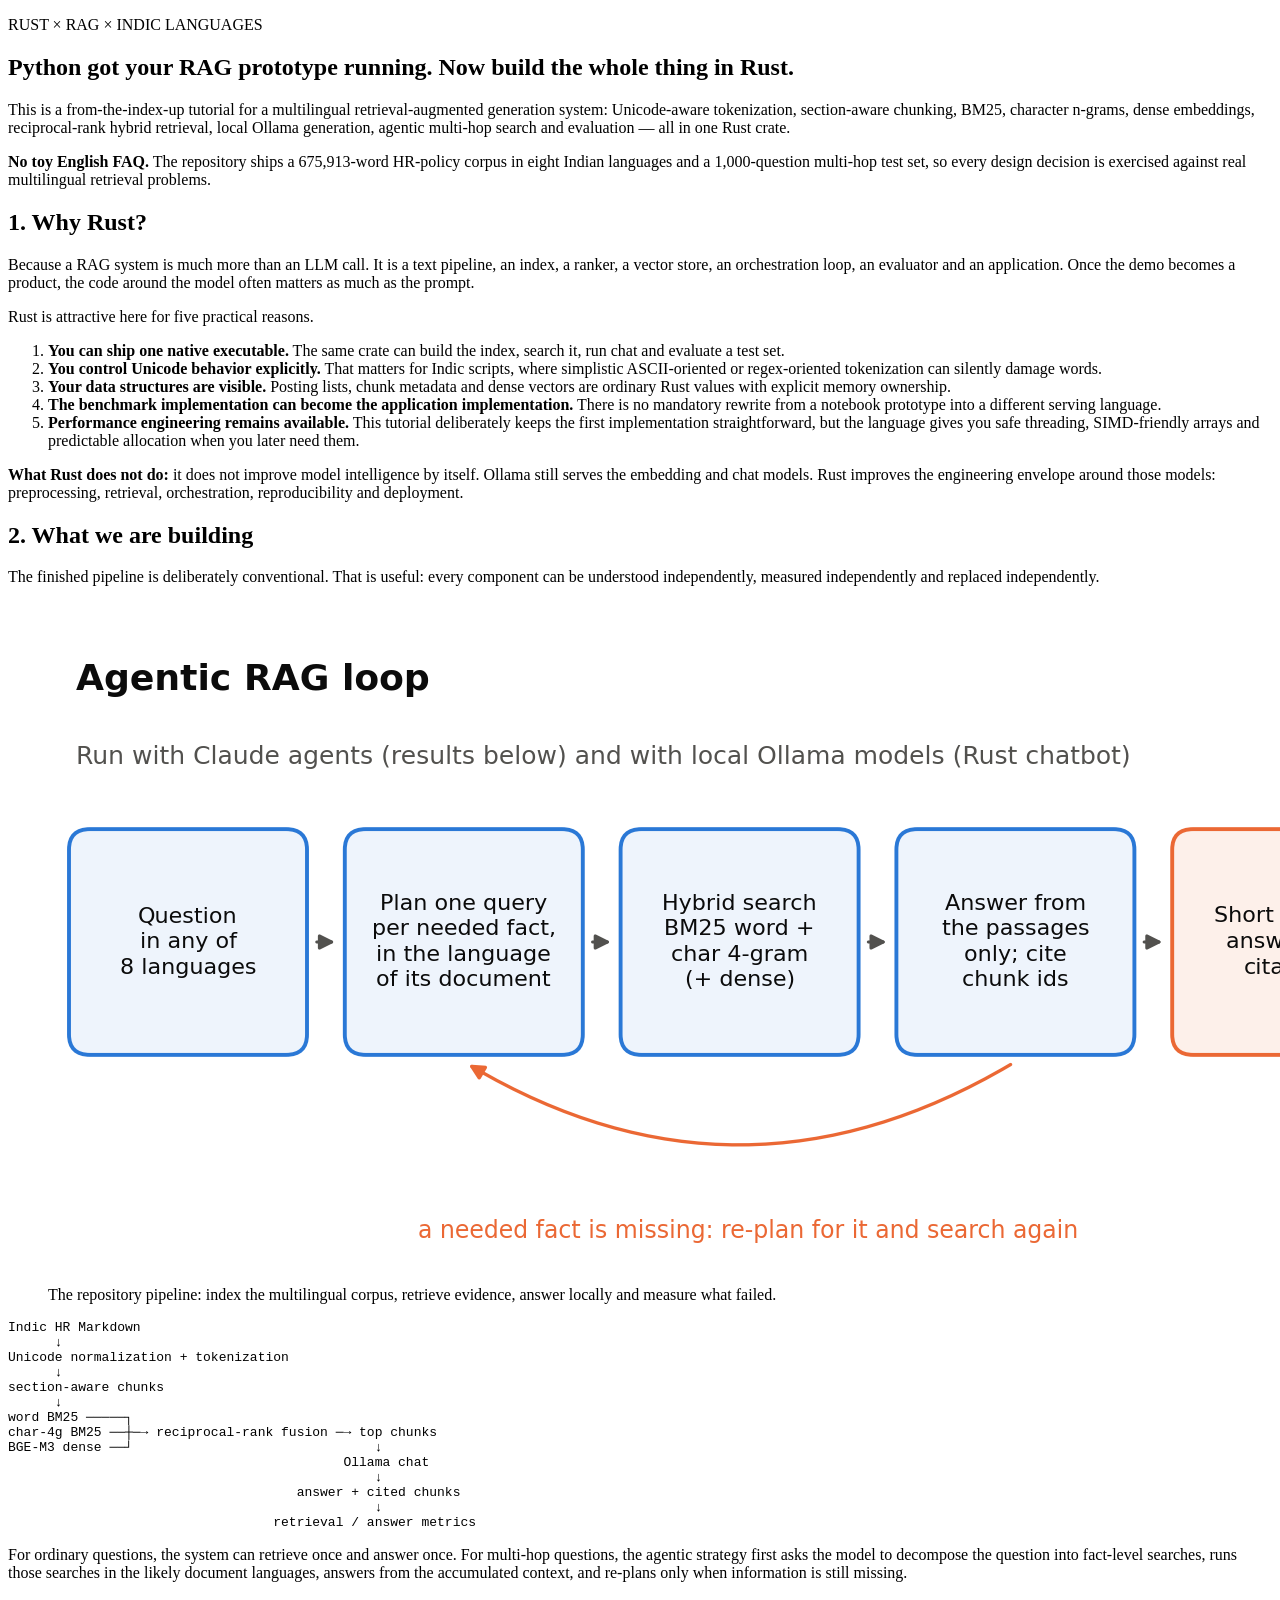
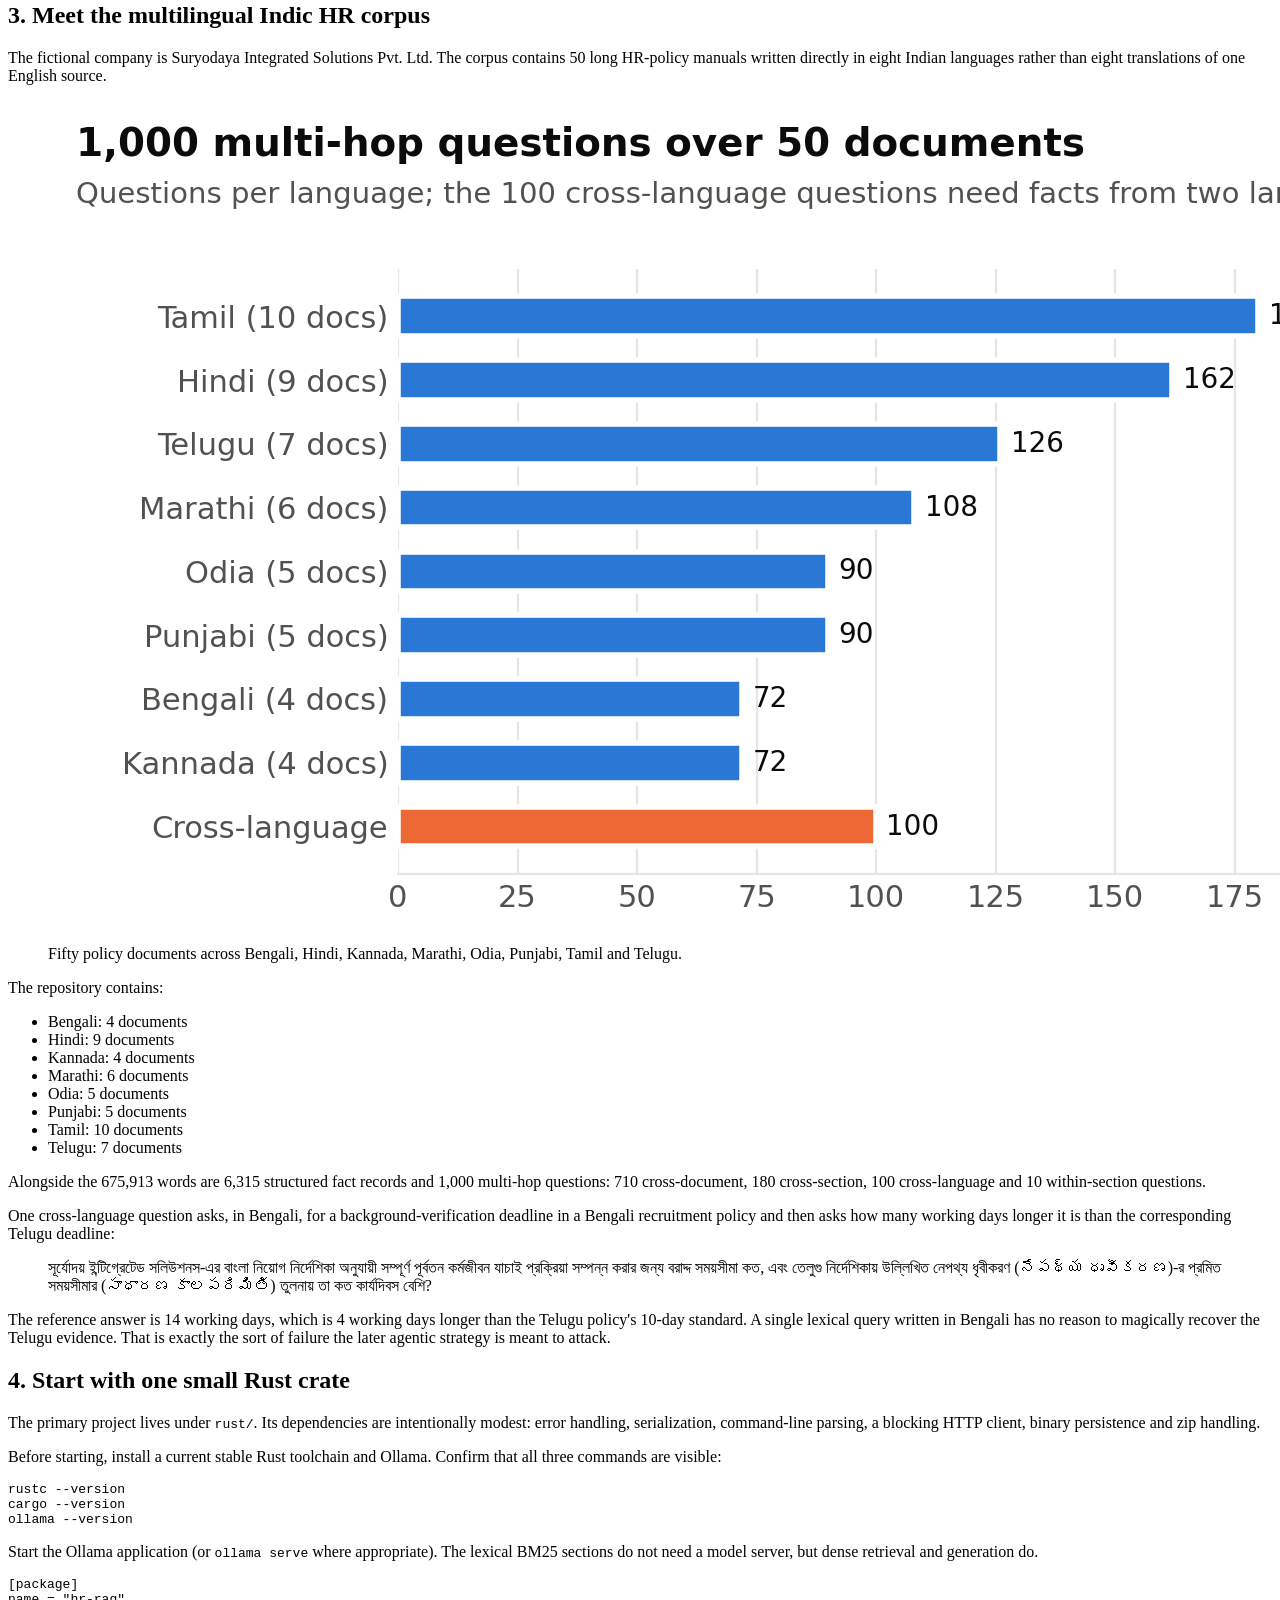
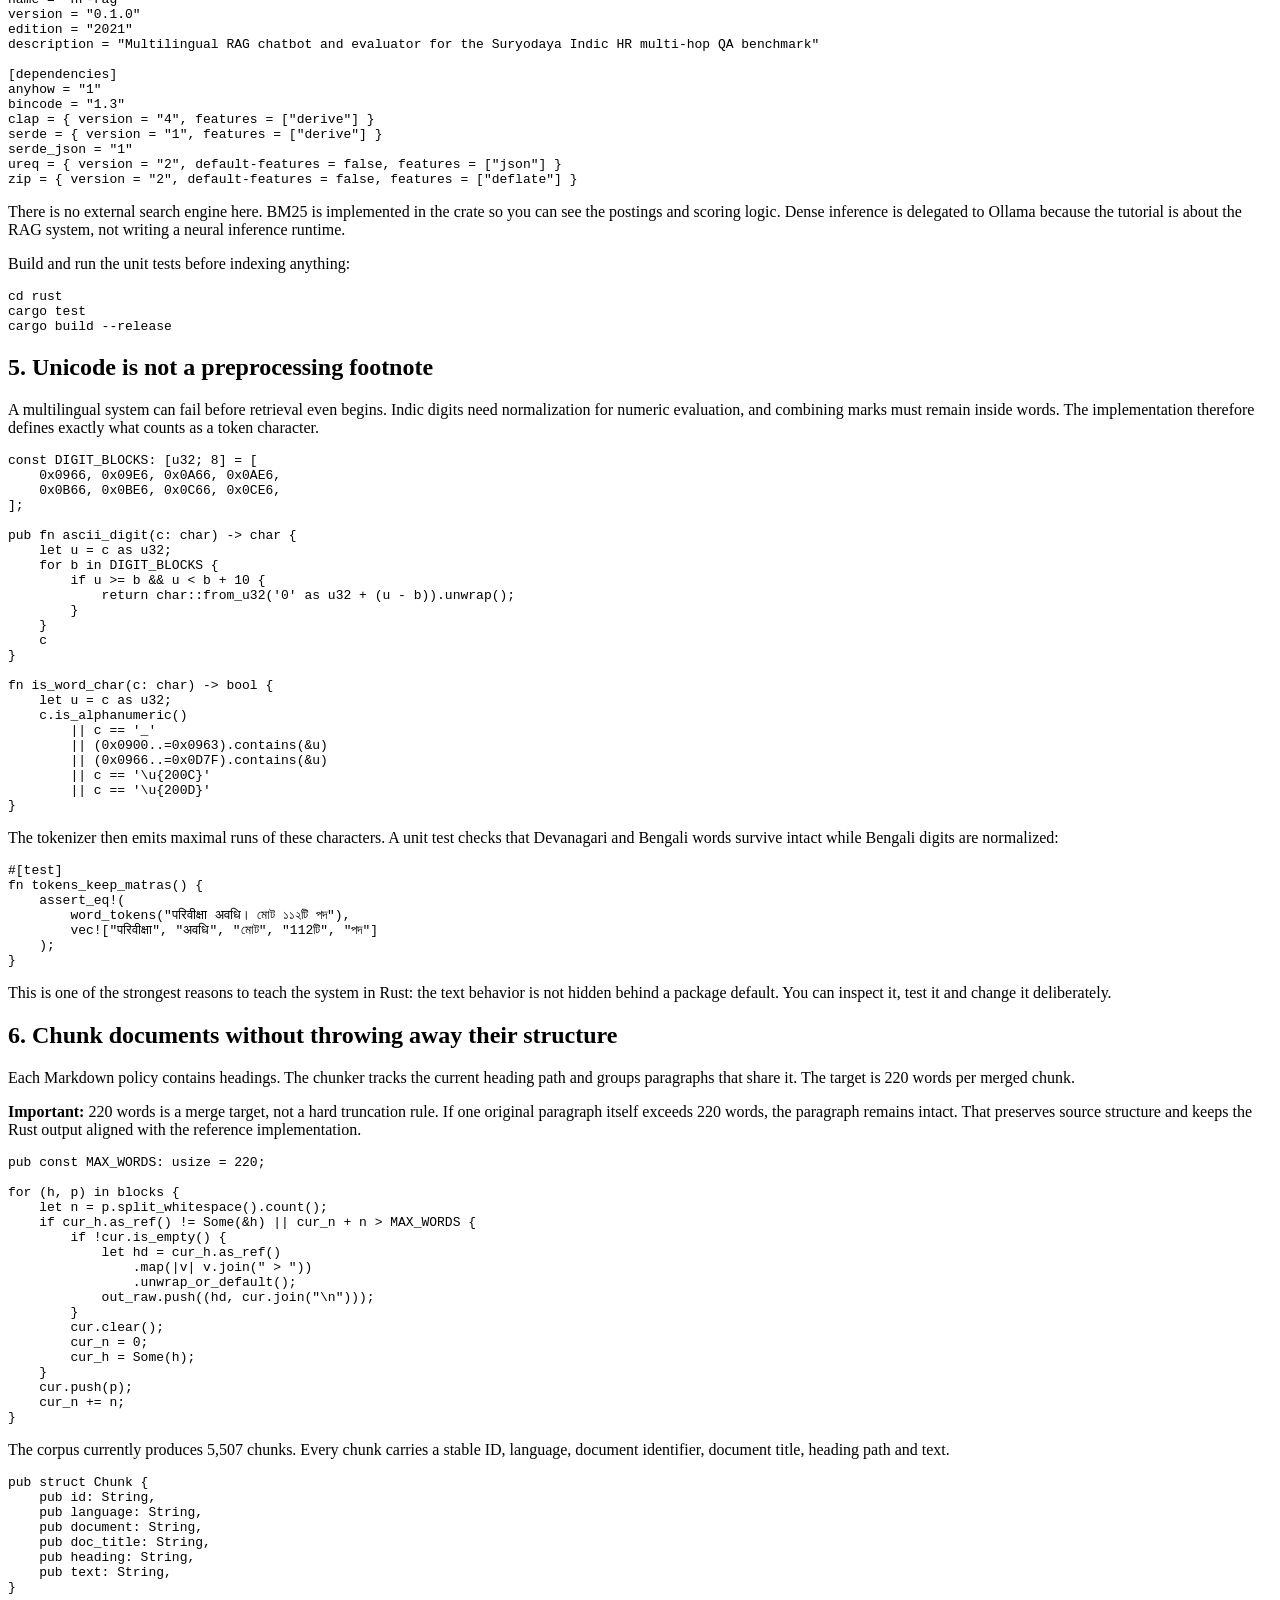
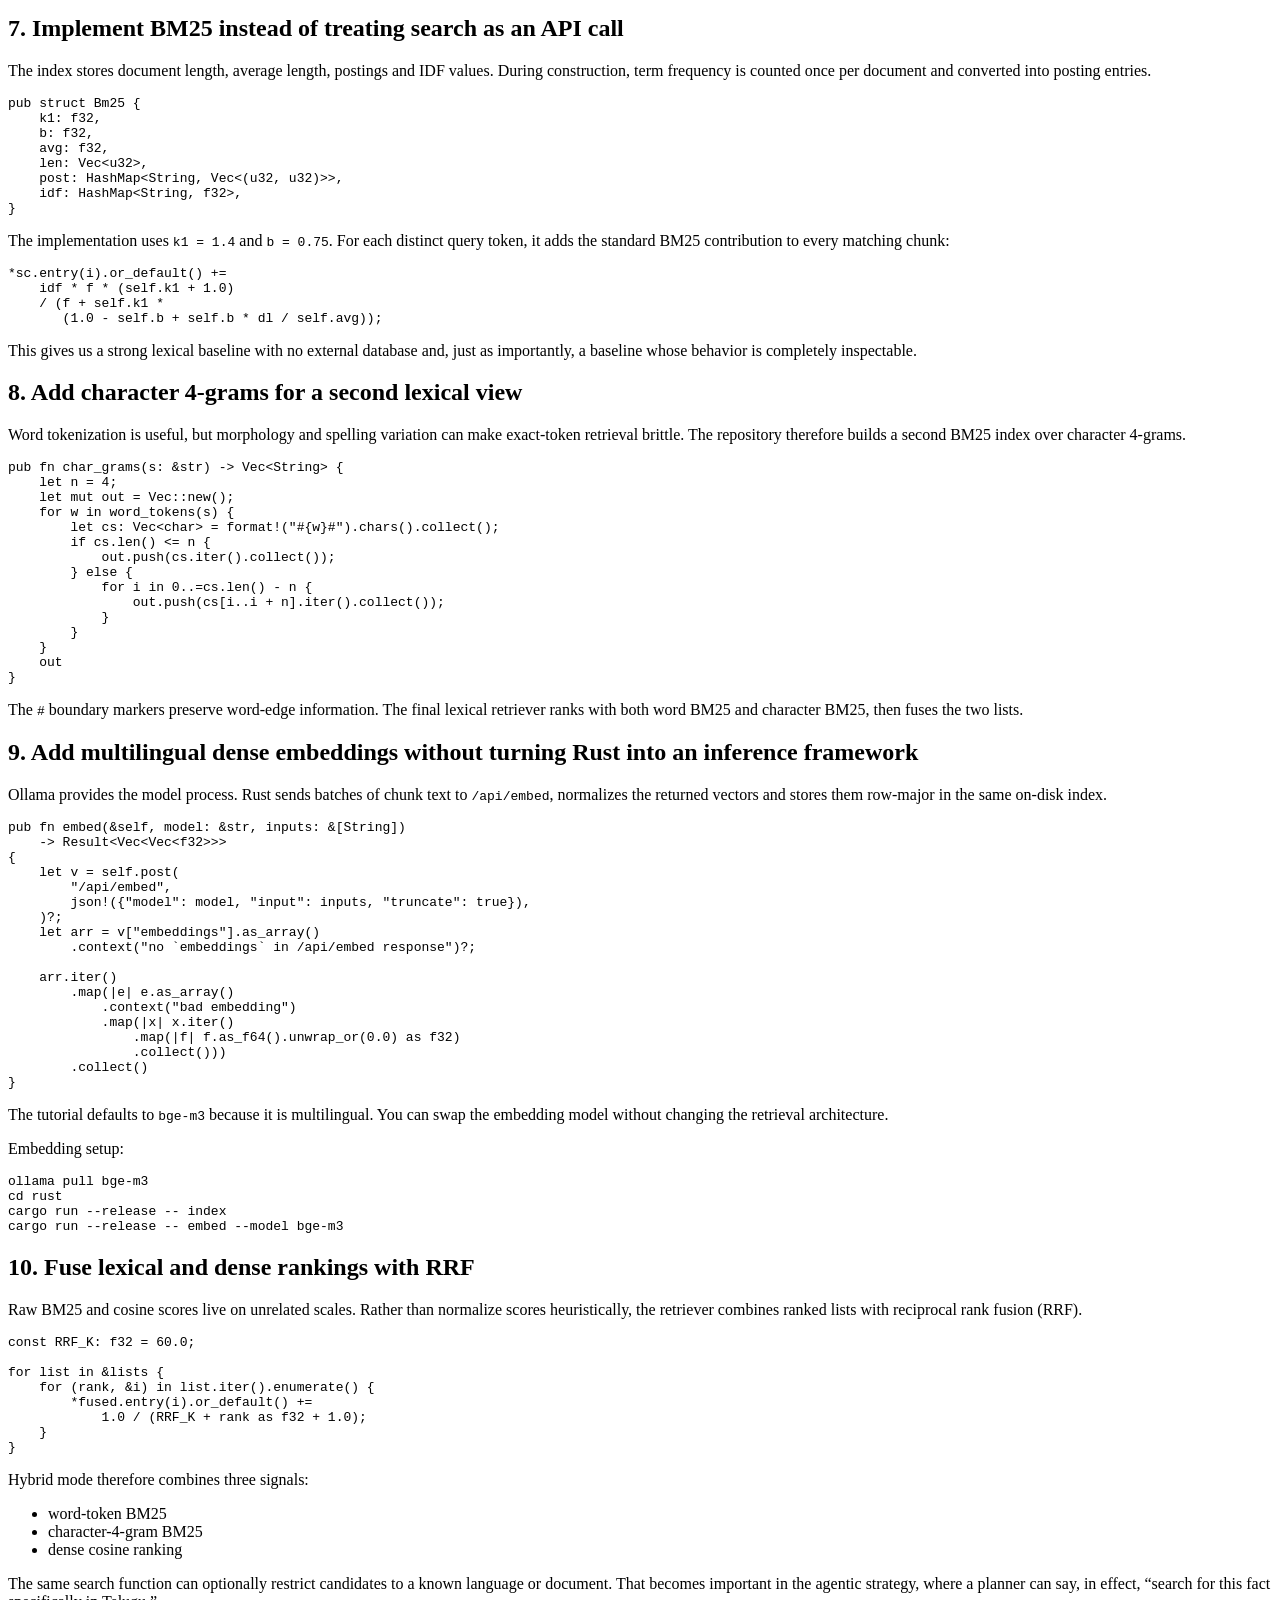
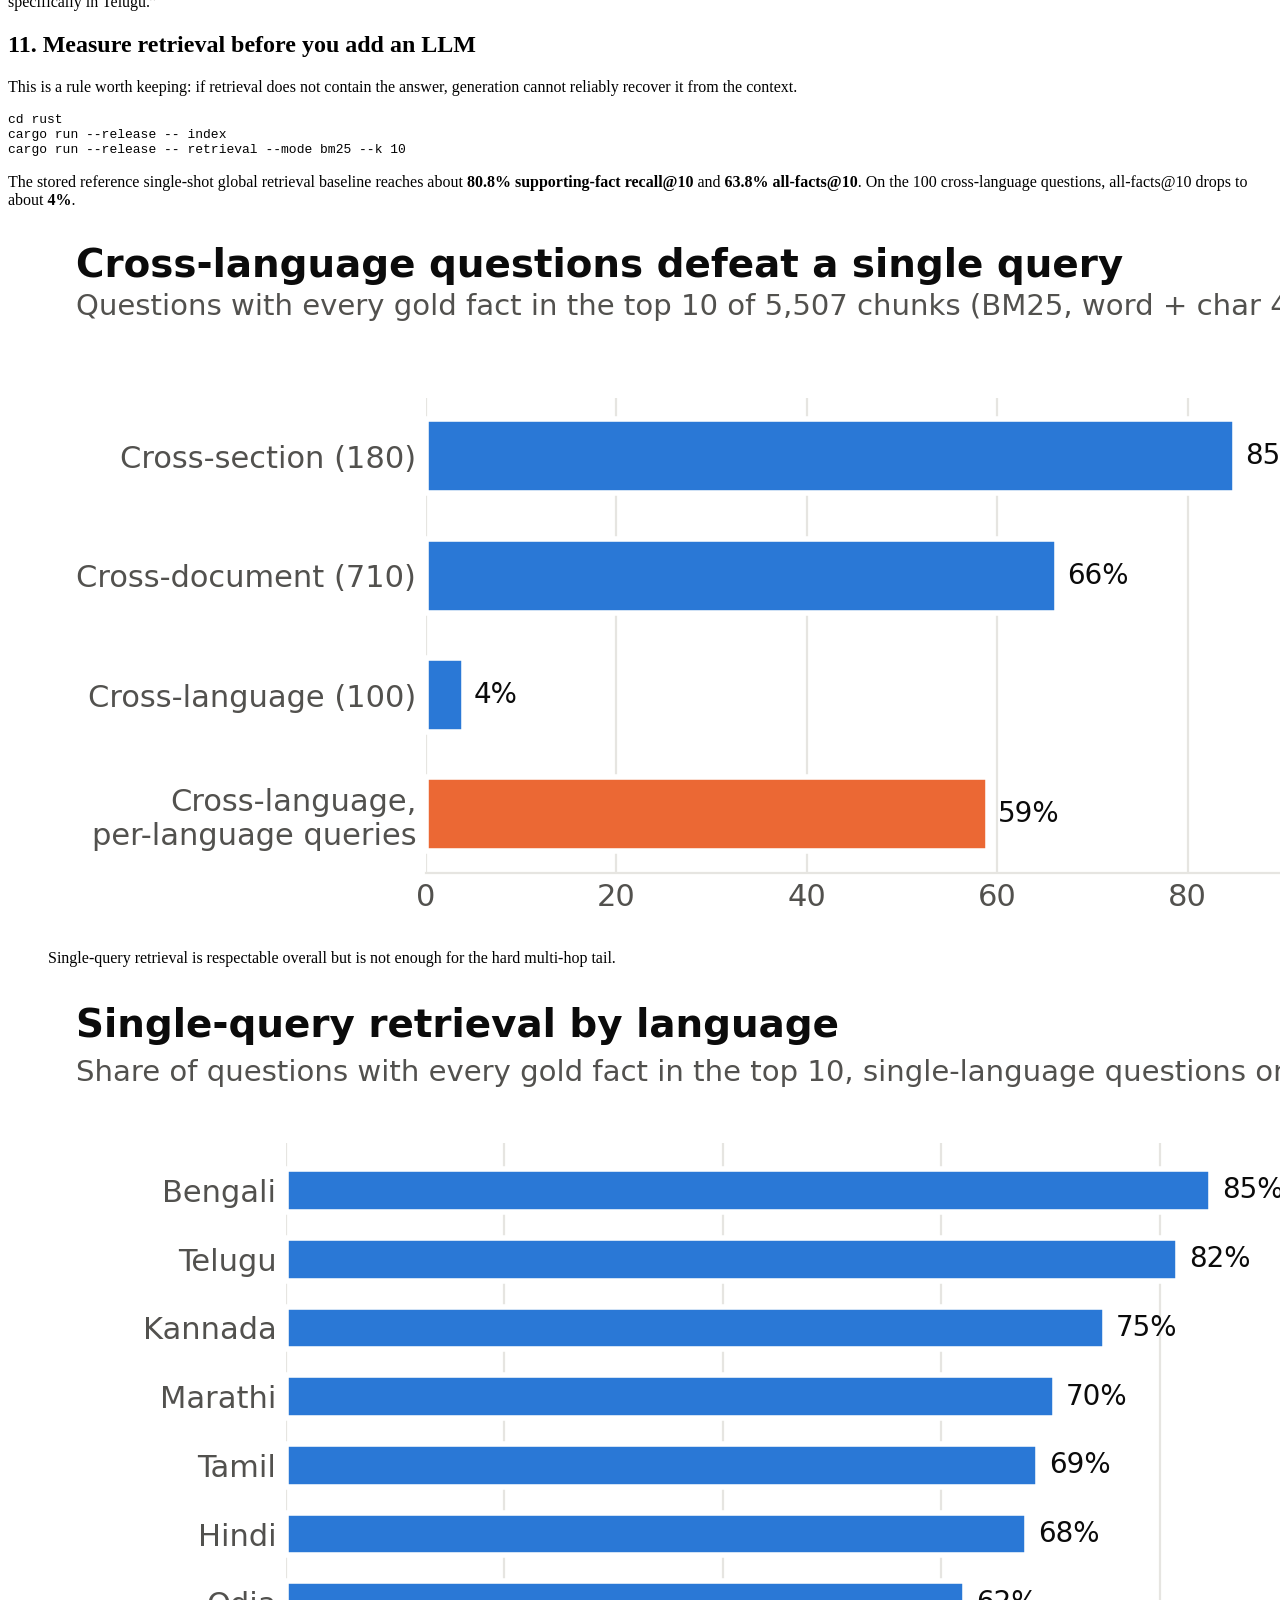
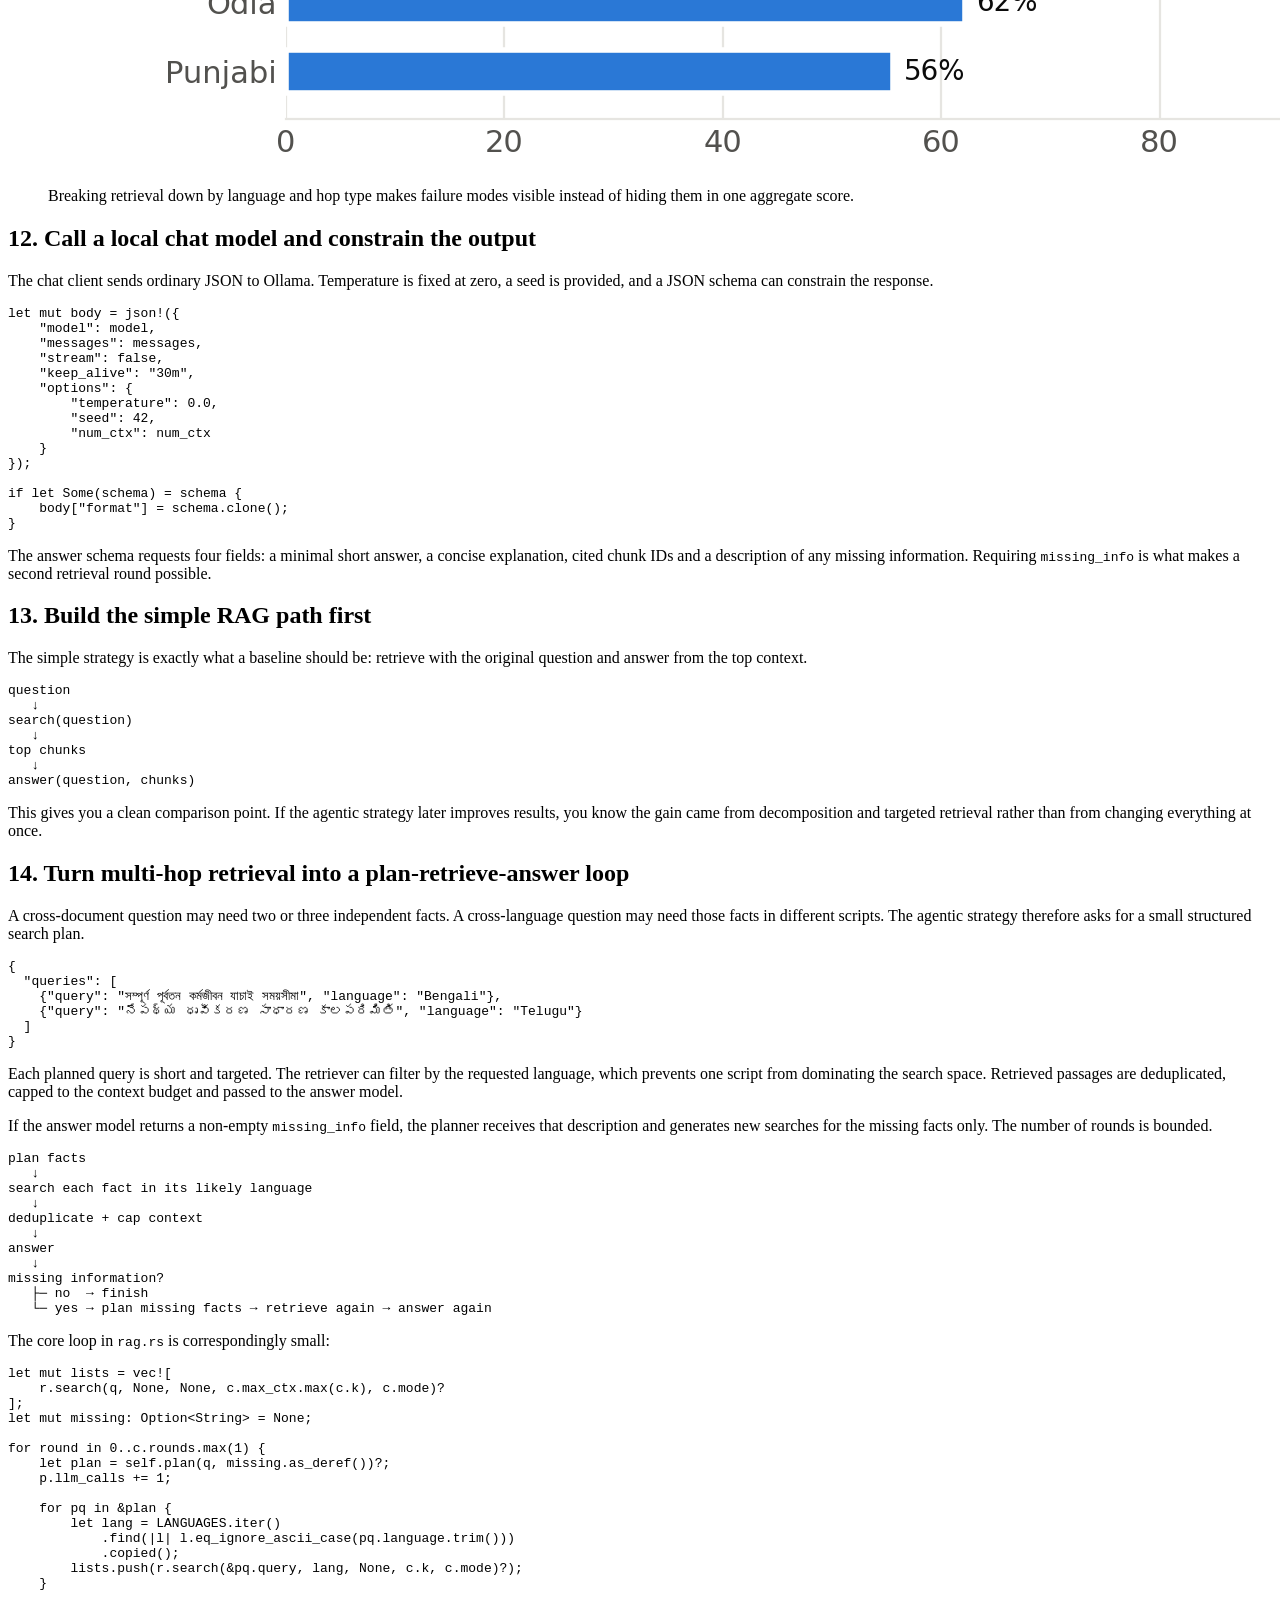
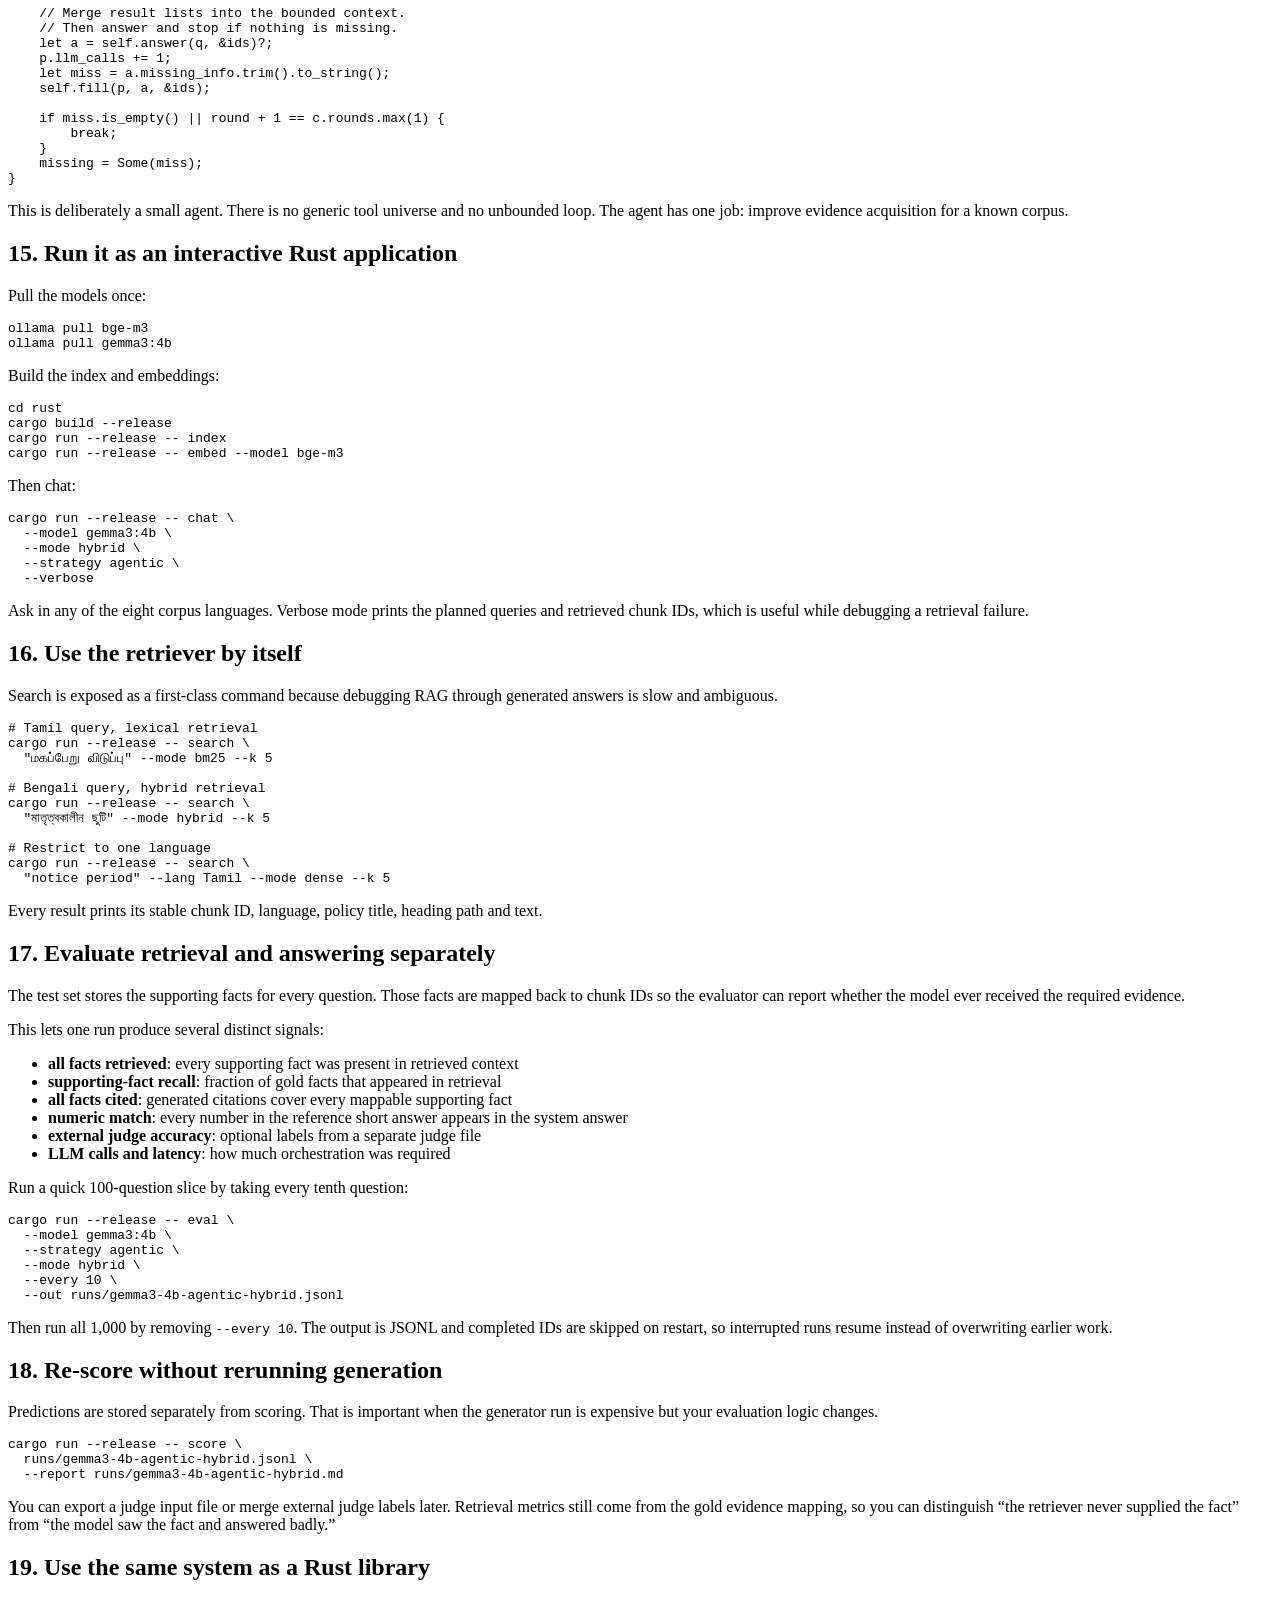
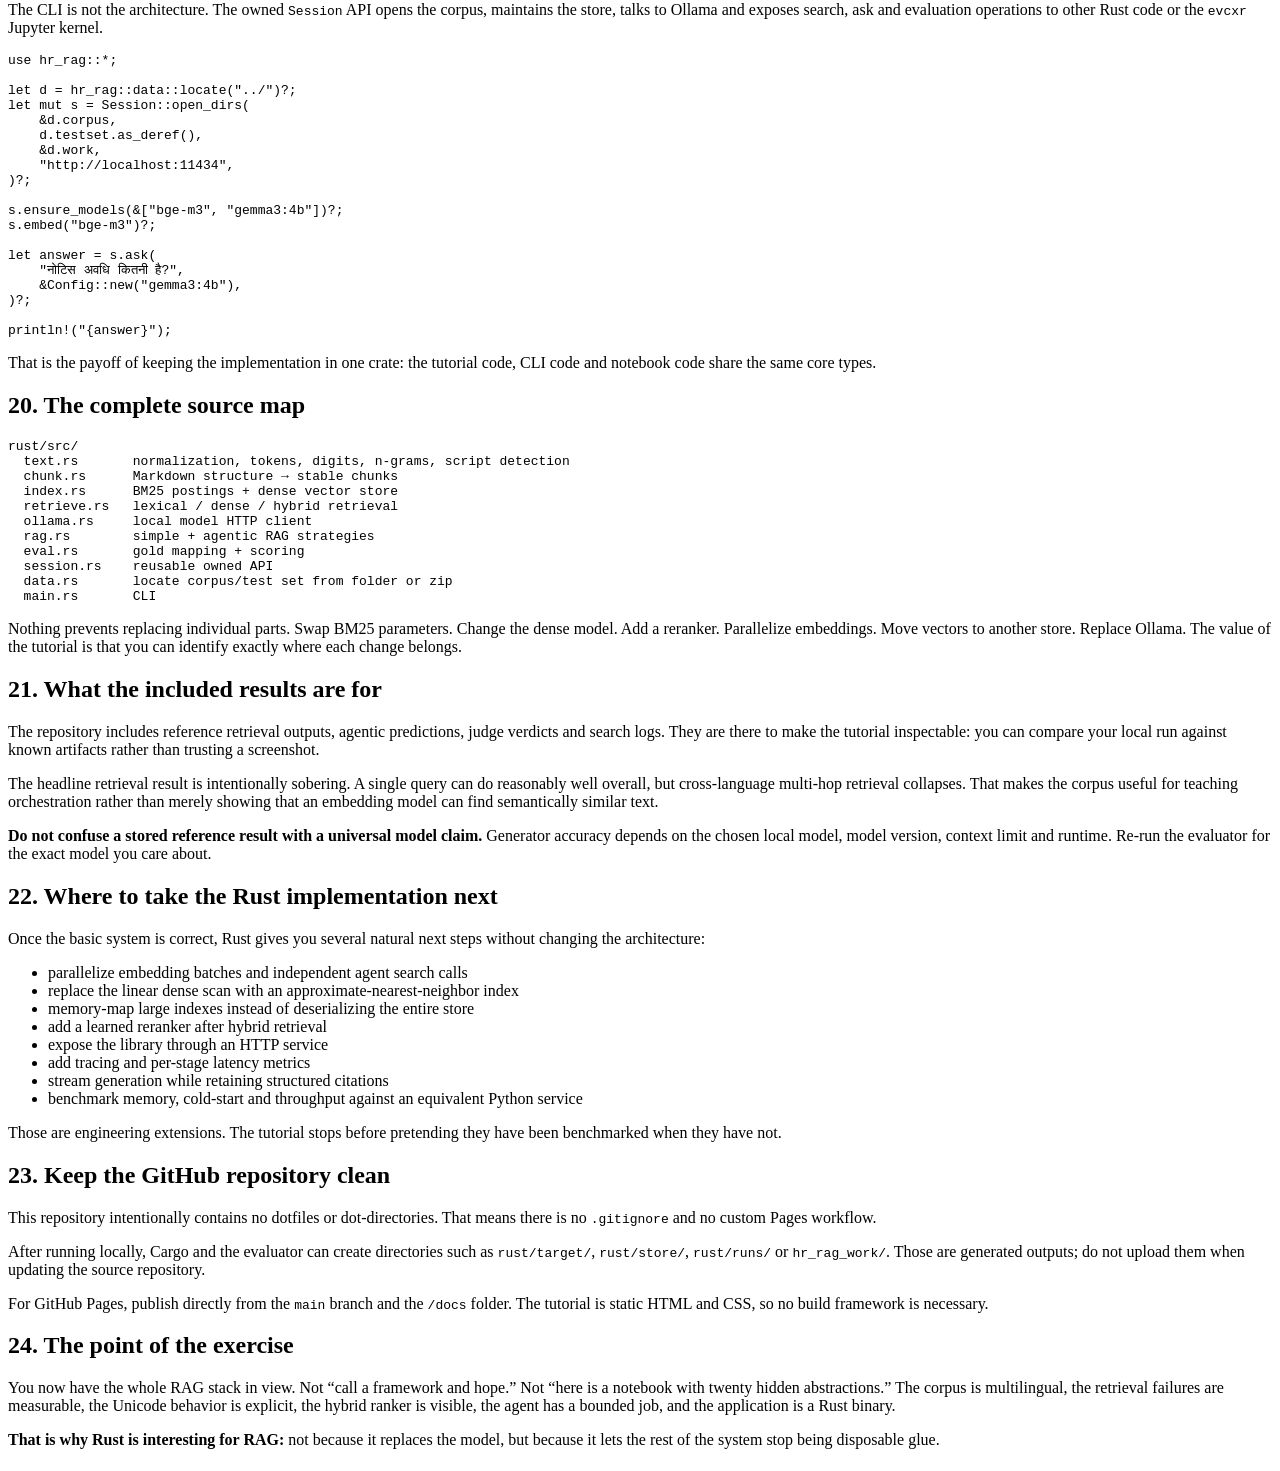
<file: docs/medium.html>
<!doctype html>
<html lang="en">
<head>
<meta charset="utf-8">
<meta name="viewport" content="width=device-width, initial-scale=1">
<title>Build Multilingual RAG in Rust: an Indic-language tutorial</title>
<meta name="description" content="Build a multilingual RAG system in Rust over a 50-document Indic HR corpus: Unicode tokenization, BM25, dense retrieval, RRF, Ollama, agentic search and evaluation.">
</head>
<body>
<article>
  <header class="hero">
    <p class="eyebrow">RUST × RAG × INDIC LANGUAGES</p>
    <h1>Python got your RAG prototype running. Now build the whole thing in Rust.</h1>
    <p class="lede">This is a from-the-index-up tutorial for a multilingual retrieval-augmented generation system: Unicode-aware tokenization, section-aware chunking, BM25, character n-grams, dense embeddings, reciprocal-rank hybrid retrieval, local Ollama generation, agentic multi-hop search and evaluation — all in one Rust crate.</p>
    <p class="lede"><strong>No toy English FAQ.</strong> The repository ships a 675,913-word HR-policy corpus in eight Indian languages and a 1,000-question multi-hop test set, so every design decision is exercised against real multilingual retrieval problems.</p>
  </header>

  <section id="why-rust">
    <h2>1. Why Rust?</h2>
    <p>Because a RAG system is much more than an LLM call. It is a text pipeline, an index, a ranker, a vector store, an orchestration loop, an evaluator and an application. Once the demo becomes a product, the code around the model often matters as much as the prompt.</p>
    <p>Rust is attractive here for five practical reasons.</p>
    <ol>
      <li><strong>You can ship one native executable.</strong> The same crate can build the index, search it, run chat and evaluate a test set.</li>
      <li><strong>You control Unicode behavior explicitly.</strong> That matters for Indic scripts, where simplistic ASCII-oriented or regex-oriented tokenization can silently damage words.</li>
      <li><strong>Your data structures are visible.</strong> Posting lists, chunk metadata and dense vectors are ordinary Rust values with explicit memory ownership.</li>
      <li><strong>The benchmark implementation can become the application implementation.</strong> There is no mandatory rewrite from a notebook prototype into a different serving language.</li>
      <li><strong>Performance engineering remains available.</strong> This tutorial deliberately keeps the first implementation straightforward, but the language gives you safe threading, SIMD-friendly arrays and predictable allocation when you later need them.</li>
    </ol>
    <aside>
      <strong>What Rust does not do:</strong> it does not improve model intelligence by itself. Ollama still serves the embedding and chat models. Rust improves the engineering envelope around those models: preprocessing, retrieval, orchestration, reproducibility and deployment.
    </aside>
  </section>

  <section id="build">
    <h2>2. What we are building</h2>
    <p>The finished pipeline is deliberately conventional. That is useful: every component can be understood independently, measured independently and replaced independently.</p>
    <figure>
      <img src="assets/fig4_pipeline.png" alt="RAG pipeline from question through planning, retrieval, generation and evaluation">
      <figcaption>The repository pipeline: index the multilingual corpus, retrieve evidence, answer locally and measure what failed.</figcaption>
    </figure>
    <pre><code>Indic HR Markdown
      ↓
Unicode normalization + tokenization
      ↓
section-aware chunks
      ↓
word BM25 ─────┐
char-4g BM25 ──┼─→ reciprocal-rank fusion ─→ top chunks
BGE-M3 dense ──┘                               ↓
                                           Ollama chat
                                               ↓
                                     answer + cited chunks
                                               ↓
                                  retrieval / answer metrics</code></pre>
    <p>For ordinary questions, the system can retrieve once and answer once. For multi-hop questions, the agentic strategy first asks the model to decompose the question into fact-level searches, runs those searches in the likely document languages, answers from the accumulated context, and re-plans only when information is still missing.</p>
  </section>

  <section id="corpus">
    <h2>3. Meet the multilingual Indic HR corpus</h2>
    <p>The fictional company is Suryodaya Integrated Solutions Pvt. Ltd. The corpus contains 50 long HR-policy manuals written directly in eight Indian languages rather than eight translations of one English source.</p>
    <figure>
      <img src="assets/fig1_dataset.png" alt="Dataset composition across eight Indian languages">
      <figcaption>Fifty policy documents across Bengali, Hindi, Kannada, Marathi, Odia, Punjabi, Tamil and Telugu.</figcaption>
    </figure>
    <p>The repository contains:</p>
    <ul>
      <li>Bengali: 4 documents</li>
      <li>Hindi: 9 documents</li>
      <li>Kannada: 4 documents</li>
      <li>Marathi: 6 documents</li>
      <li>Odia: 5 documents</li>
      <li>Punjabi: 5 documents</li>
      <li>Tamil: 10 documents</li>
      <li>Telugu: 7 documents</li>
    </ul>
    <p>Alongside the 675,913 words are 6,315 structured fact records and 1,000 multi-hop questions: 710 cross-document, 180 cross-section, 100 cross-language and 10 within-section questions.</p>
    <p>One cross-language question asks, in Bengali, for a background-verification deadline in a Bengali recruitment policy and then asks how many working days longer it is than the corresponding Telugu deadline:</p>
    <blockquote>
      <p lang="bn">সূর্যোদয় ইন্টিগ্রেটেড সলিউশনস-এর বাংলা নিয়োগ নির্দেশিকা অনুযায়ী সম্পূর্ণ পূর্বতন কর্মজীবন যাচাই প্রক্রিয়া সম্পন্ন করার জন্য বরাদ্দ সময়সীমা কত, এবং তেলুগু নির্দেশিকায় উল্লিখিত নেপথ্য ধৃবীকরণ (నేపథ్య ధృవీకరణ)-র প্রমিত সময়সীমার (సాధారణ కాలపరిమితి) তুলনায় তা কত কার্যদিবস বেশি?</p>
    </blockquote>
    <p>The reference answer is 14 working days, which is 4 working days longer than the Telugu policy's 10-day standard. A single lexical query written in Bengali has no reason to magically recover the Telugu evidence. That is exactly the sort of failure the later agentic strategy is meant to attack.</p>
  </section>

  <section id="crate">
    <h2>4. Start with one small Rust crate</h2>
    <p>The primary project lives under <code>rust/</code>. Its dependencies are intentionally modest: error handling, serialization, command-line parsing, a blocking HTTP client, binary persistence and zip handling.</p>
    <p>Before starting, install a current stable Rust toolchain and Ollama. Confirm that all three commands are visible:</p>
    <pre><code class="language-bash">rustc --version
cargo --version
ollama --version</code></pre>
    <p>Start the Ollama application (or <code>ollama serve</code> where appropriate). The lexical BM25 sections do not need a model server, but dense retrieval and generation do.</p>
    <pre><code class="language-toml">[package]
name = "hr-rag"
version = "0.1.0"
edition = "2021"
description = "Multilingual RAG chatbot and evaluator for the Suryodaya Indic HR multi-hop QA benchmark"

[dependencies]
anyhow = "1"
bincode = "1.3"
clap = { version = "4", features = ["derive"] }
serde = { version = "1", features = ["derive"] }
serde_json = "1"
ureq = { version = "2", default-features = false, features = ["json"] }
zip = { version = "2", default-features = false, features = ["deflate"] }</code></pre>
    <p>There is no external search engine here. BM25 is implemented in the crate so you can see the postings and scoring logic. Dense inference is delegated to Ollama because the tutorial is about the RAG system, not writing a neural inference runtime.</p>
    <p>Build and run the unit tests before indexing anything:</p>
    <pre><code class="language-bash">cd rust
cargo test
cargo build --release</code></pre>
  </section>

  <section id="unicode">
    <h2>5. Unicode is not a preprocessing footnote</h2>
    <p>A multilingual system can fail before retrieval even begins. Indic digits need normalization for numeric evaluation, and combining marks must remain inside words. The implementation therefore defines exactly what counts as a token character.</p>
    <pre><code class="language-rust">const DIGIT_BLOCKS: [u32; 8] = [
    0x0966, 0x09E6, 0x0A66, 0x0AE6,
    0x0B66, 0x0BE6, 0x0C66, 0x0CE6,
];

pub fn ascii_digit(c: char) -> char {
    let u = c as u32;
    for b in DIGIT_BLOCKS {
        if u &gt;= b &amp;&amp; u &lt; b + 10 {
            return char::from_u32('0' as u32 + (u - b)).unwrap();
        }
    }
    c
}

fn is_word_char(c: char) -&gt; bool {
    let u = c as u32;
    c.is_alphanumeric()
        || c == '_'
        || (0x0900..=0x0963).contains(&amp;u)
        || (0x0966..=0x0D7F).contains(&amp;u)
        || c == '\u{200C}'
        || c == '\u{200D}'
}</code></pre>
    <p>The tokenizer then emits maximal runs of these characters. A unit test checks that Devanagari and Bengali words survive intact while Bengali digits are normalized:</p>
    <pre><code class="language-rust">#[test]
fn tokens_keep_matras() {
    assert_eq!(
        word_tokens("परिवीक्षा अवधि। মোট ১১২টি পদ"),
        vec!["परिवीक्षा", "अवधि", "মোট", "112টি", "পদ"]
    );
}</code></pre>
    <p>This is one of the strongest reasons to teach the system in Rust: the text behavior is not hidden behind a package default. You can inspect it, test it and change it deliberately.</p>
  </section>

  <section id="chunking">
    <h2>6. Chunk documents without throwing away their structure</h2>
    <p>Each Markdown policy contains headings. The chunker tracks the current heading path and groups paragraphs that share it. The target is 220 words per merged chunk.</p>
    <p><strong>Important:</strong> 220 words is a merge target, not a hard truncation rule. If one original paragraph itself exceeds 220 words, the paragraph remains intact. That preserves source structure and keeps the Rust output aligned with the reference implementation.</p>
    <pre><code class="language-rust">pub const MAX_WORDS: usize = 220;

for (h, p) in blocks {
    let n = p.split_whitespace().count();
    if cur_h.as_ref() != Some(&amp;h) || cur_n + n &gt; MAX_WORDS {
        if !cur.is_empty() {
            let hd = cur_h.as_ref()
                .map(|v| v.join(" &gt; "))
                .unwrap_or_default();
            out_raw.push((hd, cur.join("\n")));
        }
        cur.clear();
        cur_n = 0;
        cur_h = Some(h);
    }
    cur.push(p);
    cur_n += n;
}</code></pre>
    <p>The corpus currently produces 5,507 chunks. Every chunk carries a stable ID, language, document identifier, document title, heading path and text.</p>
    <pre><code class="language-rust">pub struct Chunk {
    pub id: String,
    pub language: String,
    pub document: String,
    pub doc_title: String,
    pub heading: String,
    pub text: String,
}</code></pre>
  </section>

  <section id="bm25">
    <h2>7. Implement BM25 instead of treating search as an API call</h2>
    <p>The index stores document length, average length, postings and IDF values. During construction, term frequency is counted once per document and converted into posting entries.</p>
    <pre><code class="language-rust">pub struct Bm25 {
    k1: f32,
    b: f32,
    avg: f32,
    len: Vec&lt;u32&gt;,
    post: HashMap&lt;String, Vec&lt;(u32, u32)&gt;&gt;,
    idf: HashMap&lt;String, f32&gt;,
}</code></pre>
    <p>The implementation uses <code>k1 = 1.4</code> and <code>b = 0.75</code>. For each distinct query token, it adds the standard BM25 contribution to every matching chunk:</p>
    <pre><code class="language-rust">*sc.entry(i).or_default() +=
    idf * f * (self.k1 + 1.0)
    / (f + self.k1 *
       (1.0 - self.b + self.b * dl / self.avg));</code></pre>
    <p>This gives us a strong lexical baseline with no external database and, just as importantly, a baseline whose behavior is completely inspectable.</p>
  </section>

  <section id="chargrams">
    <h2>8. Add character 4-grams for a second lexical view</h2>
    <p>Word tokenization is useful, but morphology and spelling variation can make exact-token retrieval brittle. The repository therefore builds a second BM25 index over character 4-grams.</p>
    <pre><code class="language-rust">pub fn char_grams(s: &amp;str) -&gt; Vec&lt;String&gt; {
    let n = 4;
    let mut out = Vec::new();
    for w in word_tokens(s) {
        let cs: Vec&lt;char&gt; = format!("#{w}#").chars().collect();
        if cs.len() &lt;= n {
            out.push(cs.iter().collect());
        } else {
            for i in 0..=cs.len() - n {
                out.push(cs[i..i + n].iter().collect());
            }
        }
    }
    out
}</code></pre>
    <p>The <code>#</code> boundary markers preserve word-edge information. The final lexical retriever ranks with both word BM25 and character BM25, then fuses the two lists.</p>
  </section>

  <section id="dense">
    <h2>9. Add multilingual dense embeddings without turning Rust into an inference framework</h2>
    <p>Ollama provides the model process. Rust sends batches of chunk text to <code>/api/embed</code>, normalizes the returned vectors and stores them row-major in the same on-disk index.</p>
    <pre><code class="language-rust">pub fn embed(&amp;self, model: &amp;str, inputs: &amp;[String])
    -&gt; Result&lt;Vec&lt;Vec&lt;f32&gt;&gt;&gt;
{
    let v = self.post(
        "/api/embed",
        json!({"model": model, "input": inputs, "truncate": true}),
    )?;
    let arr = v["embeddings"].as_array()
        .context("no `embeddings` in /api/embed response")?;

    arr.iter()
        .map(|e| e.as_array()
            .context("bad embedding")
            .map(|x| x.iter()
                .map(|f| f.as_f64().unwrap_or(0.0) as f32)
                .collect()))
        .collect()
}</code></pre>
    <p>The tutorial defaults to <code>bge-m3</code> because it is multilingual. You can swap the embedding model without changing the retrieval architecture.</p>
    <p>Embedding setup:</p>
    <pre><code class="language-bash">ollama pull bge-m3
cd rust
cargo run --release -- index
cargo run --release -- embed --model bge-m3</code></pre>
  </section>

  <section id="hybrid">
    <h2>10. Fuse lexical and dense rankings with RRF</h2>
    <p>Raw BM25 and cosine scores live on unrelated scales. Rather than normalize scores heuristically, the retriever combines ranked lists with reciprocal rank fusion (RRF).</p>
    <pre><code class="language-rust">const RRF_K: f32 = 60.0;

for list in &amp;lists {
    for (rank, &amp;i) in list.iter().enumerate() {
        *fused.entry(i).or_default() +=
            1.0 / (RRF_K + rank as f32 + 1.0);
    }
}</code></pre>
    <p>Hybrid mode therefore combines three signals:</p>
    <ul>
      <li>word-token BM25</li>
      <li>character-4-gram BM25</li>
      <li>dense cosine ranking</li>
    </ul>
    <p>The same search function can optionally restrict candidates to a known language or document. That becomes important in the agentic strategy, where a planner can say, in effect, “search for this fact specifically in Telugu.”</p>
  </section>

  <section id="baseline">
    <h2>11. Measure retrieval before you add an LLM</h2>
    <p>This is a rule worth keeping: if retrieval does not contain the answer, generation cannot reliably recover it from the context.</p>
    <pre><code class="language-bash">cd rust
cargo run --release -- index
cargo run --release -- retrieval --mode bm25 --k 10</code></pre>
    <p>The stored reference single-shot global retrieval baseline reaches about <strong>80.8% supporting-fact recall@10</strong> and <strong>63.8% all-facts@10</strong>. On the 100 cross-language questions, all-facts@10 drops to about <strong>4%</strong>.</p>
    <figure>
      <img src="assets/fig2_retrieval.png" alt="Single-shot retrieval recall at several cutoffs">
      <figcaption>Single-query retrieval is respectable overall but is not enough for the hard multi-hop tail.</figcaption>
    </figure>
    <figure>
      <img src="assets/fig3_retrieval_by_language.png" alt="Retrieval performance broken down by language">
      <figcaption>Breaking retrieval down by language and hop type makes failure modes visible instead of hiding them in one aggregate score.</figcaption>
    </figure>
  </section>

  <section id="ollama-chat">
    <h2>12. Call a local chat model and constrain the output</h2>
    <p>The chat client sends ordinary JSON to Ollama. Temperature is fixed at zero, a seed is provided, and a JSON schema can constrain the response.</p>
    <pre><code class="language-rust">let mut body = json!({
    "model": model,
    "messages": messages,
    "stream": false,
    "keep_alive": "30m",
    "options": {
        "temperature": 0.0,
        "seed": 42,
        "num_ctx": num_ctx
    }
});

if let Some(schema) = schema {
    body["format"] = schema.clone();
}</code></pre>
    <p>The answer schema requests four fields: a minimal short answer, a concise explanation, cited chunk IDs and a description of any missing information. Requiring <code>missing_info</code> is what makes a second retrieval round possible.</p>
  </section>

  <section id="simple-rag">
    <h2>13. Build the simple RAG path first</h2>
    <p>The simple strategy is exactly what a baseline should be: retrieve with the original question and answer from the top context.</p>
    <pre><code>question
   ↓
search(question)
   ↓
top chunks
   ↓
answer(question, chunks)</code></pre>
    <p>This gives you a clean comparison point. If the agentic strategy later improves results, you know the gain came from decomposition and targeted retrieval rather than from changing everything at once.</p>
  </section>

  <section id="agentic">
    <h2>14. Turn multi-hop retrieval into a plan-retrieve-answer loop</h2>
    <p>A cross-document question may need two or three independent facts. A cross-language question may need those facts in different scripts. The agentic strategy therefore asks for a small structured search plan.</p>
    <pre><code class="language-json">{
  "queries": [
    {"query": "সম্পূর্ণ পূর্বতন কর্মজীবন যাচাই সময়সীমা", "language": "Bengali"},
    {"query": "నేపథ్య ధృవీకరణ సాధారణ కాలపరిమితి", "language": "Telugu"}
  ]
}</code></pre>
    <p>Each planned query is short and targeted. The retriever can filter by the requested language, which prevents one script from dominating the search space. Retrieved passages are deduplicated, capped to the context budget and passed to the answer model.</p>
    <p>If the answer model returns a non-empty <code>missing_info</code> field, the planner receives that description and generates new searches for the missing facts only. The number of rounds is bounded.</p>
    <pre><code>plan facts
   ↓
search each fact in its likely language
   ↓
deduplicate + cap context
   ↓
answer
   ↓
missing information?
   ├─ no  → finish
   └─ yes → plan missing facts → retrieve again → answer again</code></pre>
    <p>The core loop in <code>rag.rs</code> is correspondingly small:</p>
    <pre><code class="language-rust">let mut lists = vec![
    r.search(q, None, None, c.max_ctx.max(c.k), c.mode)?
];
let mut missing: Option&lt;String&gt; = None;

for round in 0..c.rounds.max(1) {
    let plan = self.plan(q, missing.as_deref())?;
    p.llm_calls += 1;

    for pq in &amp;plan {
        let lang = LANGUAGES.iter()
            .find(|l| l.eq_ignore_ascii_case(pq.language.trim()))
            .copied();
        lists.push(r.search(&amp;pq.query, lang, None, c.k, c.mode)?);
    }

    // Merge result lists into the bounded context.
    // Then answer and stop if nothing is missing.
    let a = self.answer(q, &amp;ids)?;
    p.llm_calls += 1;
    let miss = a.missing_info.trim().to_string();
    self.fill(p, a, &amp;ids);

    if miss.is_empty() || round + 1 == c.rounds.max(1) {
        break;
    }
    missing = Some(miss);
}</code></pre>
    <p>This is deliberately a small agent. There is no generic tool universe and no unbounded loop. The agent has one job: improve evidence acquisition for a known corpus.</p>
  </section>

  <section id="run-chat">
    <h2>15. Run it as an interactive Rust application</h2>
    <p>Pull the models once:</p>
    <pre><code class="language-bash">ollama pull bge-m3
ollama pull gemma3:4b</code></pre>
    <p>Build the index and embeddings:</p>
    <pre><code class="language-bash">cd rust
cargo build --release
cargo run --release -- index
cargo run --release -- embed --model bge-m3</code></pre>
    <p>Then chat:</p>
    <pre><code class="language-bash">cargo run --release -- chat \
  --model gemma3:4b \
  --mode hybrid \
  --strategy agentic \
  --verbose</code></pre>
    <p>Ask in any of the eight corpus languages. Verbose mode prints the planned queries and retrieved chunk IDs, which is useful while debugging a retrieval failure.</p>
  </section>

  <section id="search">
    <h2>16. Use the retriever by itself</h2>
    <p>Search is exposed as a first-class command because debugging RAG through generated answers is slow and ambiguous.</p>
    <pre><code class="language-bash"># Tamil query, lexical retrieval
cargo run --release -- search \
  "மகப்பேறு விடுப்பு" --mode bm25 --k 5

# Bengali query, hybrid retrieval
cargo run --release -- search \
  "মাতৃত্বকালীন ছুটি" --mode hybrid --k 5

# Restrict to one language
cargo run --release -- search \
  "notice period" --lang Tamil --mode dense --k 5</code></pre>
    <p>Every result prints its stable chunk ID, language, policy title, heading path and text.</p>
  </section>

  <section id="evaluation">
    <h2>17. Evaluate retrieval and answering separately</h2>
    <p>The test set stores the supporting facts for every question. Those facts are mapped back to chunk IDs so the evaluator can report whether the model ever received the required evidence.</p>
    <p>This lets one run produce several distinct signals:</p>
    <ul>
      <li><strong>all facts retrieved</strong>: every supporting fact was present in retrieved context</li>
      <li><strong>supporting-fact recall</strong>: fraction of gold facts that appeared in retrieval</li>
      <li><strong>all facts cited</strong>: generated citations cover every mappable supporting fact</li>
      <li><strong>numeric match</strong>: every number in the reference short answer appears in the system answer</li>
      <li><strong>external judge accuracy</strong>: optional labels from a separate judge file</li>
      <li><strong>LLM calls and latency</strong>: how much orchestration was required</li>
    </ul>
    <p>Run a quick 100-question slice by taking every tenth question:</p>
    <pre><code class="language-bash">cargo run --release -- eval \
  --model gemma3:4b \
  --strategy agentic \
  --mode hybrid \
  --every 10 \
  --out runs/gemma3-4b-agentic-hybrid.jsonl</code></pre>
    <p>Then run all 1,000 by removing <code>--every 10</code>. The output is JSONL and completed IDs are skipped on restart, so interrupted runs resume instead of overwriting earlier work.</p>
  </section>

  <section id="score">
    <h2>18. Re-score without rerunning generation</h2>
    <p>Predictions are stored separately from scoring. That is important when the generator run is expensive but your evaluation logic changes.</p>
    <pre><code class="language-bash">cargo run --release -- score \
  runs/gemma3-4b-agentic-hybrid.jsonl \
  --report runs/gemma3-4b-agentic-hybrid.md</code></pre>
    <p>You can export a judge input file or merge external judge labels later. Retrieval metrics still come from the gold evidence mapping, so you can distinguish “the retriever never supplied the fact” from “the model saw the fact and answered badly.”</p>
  </section>

  <section id="library">
    <h2>19. Use the same system as a Rust library</h2>
    <p>The CLI is not the architecture. The owned <code>Session</code> API opens the corpus, maintains the store, talks to Ollama and exposes search, ask and evaluation operations to other Rust code or the <code>evcxr</code> Jupyter kernel.</p>
    <pre><code class="language-rust">use hr_rag::*;

let d = hr_rag::data::locate("../")?;
let mut s = Session::open_dirs(
    &amp;d.corpus,
    d.testset.as_deref(),
    &amp;d.work,
    "http://localhost:11434",
)?;

s.ensure_models(&amp;["bge-m3", "gemma3:4b"])?;
s.embed("bge-m3")?;

let answer = s.ask(
    "नोटिस अवधि कितनी है?",
    &amp;Config::new("gemma3:4b"),
)?;

println!("{answer}");</code></pre>
    <p>That is the payoff of keeping the implementation in one crate: the tutorial code, CLI code and notebook code share the same core types.</p>
  </section>

  <section id="architecture">
    <h2>20. The complete source map</h2>
    <pre><code>rust/src/
  text.rs       normalization, tokens, digits, n-grams, script detection
  chunk.rs      Markdown structure → stable chunks
  index.rs      BM25 postings + dense vector store
  retrieve.rs   lexical / dense / hybrid retrieval
  ollama.rs     local model HTTP client
  rag.rs        simple + agentic RAG strategies
  eval.rs       gold mapping + scoring
  session.rs    reusable owned API
  data.rs       locate corpus/test set from folder or zip
  main.rs       CLI</code></pre>
    <p>Nothing prevents replacing individual parts. Swap BM25 parameters. Change the dense model. Add a reranker. Parallelize embeddings. Move vectors to another store. Replace Ollama. The value of the tutorial is that you can identify exactly where each change belongs.</p>
  </section>

  <section id="results">
    <h2>21. What the included results are for</h2>
    <p>The repository includes reference retrieval outputs, agentic predictions, judge verdicts and search logs. They are there to make the tutorial inspectable: you can compare your local run against known artifacts rather than trusting a screenshot.</p>
    <p>The headline retrieval result is intentionally sobering. A single query can do reasonably well overall, but cross-language multi-hop retrieval collapses. That makes the corpus useful for teaching orchestration rather than merely showing that an embedding model can find semantically similar text.</p>
    <aside>
      <strong>Do not confuse a stored reference result with a universal model claim.</strong> Generator accuracy depends on the chosen local model, model version, context limit and runtime. Re-run the evaluator for the exact model you care about.
    </aside>
  </section>

  <section id="production">
    <h2>22. Where to take the Rust implementation next</h2>
    <p>Once the basic system is correct, Rust gives you several natural next steps without changing the architecture:</p>
    <ul>
      <li>parallelize embedding batches and independent agent search calls</li>
      <li>replace the linear dense scan with an approximate-nearest-neighbor index</li>
      <li>memory-map large indexes instead of deserializing the entire store</li>
      <li>add a learned reranker after hybrid retrieval</li>
      <li>expose the library through an HTTP service</li>
      <li>add tracing and per-stage latency metrics</li>
      <li>stream generation while retaining structured citations</li>
      <li>benchmark memory, cold-start and throughput against an equivalent Python service</li>
    </ul>
    <p>Those are engineering extensions. The tutorial stops before pretending they have been benchmarked when they have not.</p>
  </section>

  <section id="repo-hygiene">
    <h2>23. Keep the GitHub repository clean</h2>
    <p>This repository intentionally contains no dotfiles or dot-directories. That means there is no <code>.gitignore</code> and no custom Pages workflow.</p>
    <p>After running locally, Cargo and the evaluator can create directories such as <code>rust/target/</code>, <code>rust/store/</code>, <code>rust/runs/</code> or <code>hr_rag_work/</code>. Those are generated outputs; do not upload them when updating the source repository.</p>
    <p>For GitHub Pages, publish directly from the <code>main</code> branch and the <code>/docs</code> folder. The tutorial is static HTML and CSS, so no build framework is necessary.</p>
  </section>

  <section id="finish">
    <h2>24. The point of the exercise</h2>
    <p>You now have the whole RAG stack in view. Not “call a framework and hope.” Not “here is a notebook with twenty hidden abstractions.” The corpus is multilingual, the retrieval failures are measurable, the Unicode behavior is explicit, the hybrid ranker is visible, the agent has a bounded job, and the application is a Rust binary.</p>
    <p><strong>That is why Rust is interesting for RAG:</strong> not because it replaces the model, but because it lets the rest of the system stop being disposable glue.</p>
  </section>
</article>

</body>
</html>
</file>
<file: docs/styles.css>
:root {
  --bg: #0b0d10;
  --panel: #12161b;
  --text: #eef2f6;
  --muted: #aab4bf;
  --line: #29313a;
  --accent: #ff7a18;
  --accent2: #ffd166;
  --code: #090b0e;
  --max: 920px;
}
* { box-sizing: border-box; }
html { scroll-behavior: smooth; }
body {
  margin: 0;
  background: var(--bg);
  color: var(--text);
  font-family: Inter, ui-sans-serif, system-ui, -apple-system, BlinkMacSystemFont, "Segoe UI", sans-serif;
  line-height: 1.68;
}
a { color: var(--accent2); }
.sitebar {
  position: sticky;
  top: 0;
  z-index: 3;
  border-bottom: 1px solid var(--line);
  background: rgba(11,13,16,.94);
  backdrop-filter: blur(10px);
}
.sitebar-inner {
  max-width: var(--max);
  margin: 0 auto;
  padding: .8rem 1.25rem;
  display: flex;
  gap: 1rem;
  align-items: center;
  justify-content: space-between;
}
.brand { font-weight: 800; letter-spacing: .02em; }
.sitebar nav a { margin-left: 1rem; text-decoration: none; color: var(--muted); }
main { max-width: var(--max); margin: 0 auto; padding: 2.5rem 1.25rem 6rem; }
.hero {
  padding: 4.2rem 0 3.4rem;
  border-bottom: 1px solid var(--line);
}
.eyebrow {
  color: var(--accent);
  font-weight: 800;
  letter-spacing: .14em;
  font-size: .82rem;
}
h1 { font-size: clamp(2.5rem, 6vw, 4.8rem); line-height: 1.02; margin: .4rem 0 1.4rem; letter-spacing: -.04em; }
h2 { font-size: clamp(1.65rem, 3vw, 2.25rem); margin-top: 3.8rem; line-height: 1.2; letter-spacing: -.02em; }
h3 { font-size: 1.25rem; margin-top: 2rem; }
.lede { font-size: 1.2rem; color: #d8dee5; max-width: 820px; }
p, li { font-size: 1.03rem; }
strong { color: #fff; }
pre {
  overflow-x: auto;
  padding: 1.2rem 1.3rem;
  background: var(--code);
  border: 1px solid var(--line);
  border-radius: 10px;
  line-height: 1.5;
}
code { font-family: "SFMono-Regular", Consolas, "Liberation Mono", monospace; font-size: .92em; }
p code, li code { background: #171c22; padding: .1em .35em; border-radius: 4px; }
blockquote {
  margin: 1.5rem 0;
  padding: .5rem 1.3rem;
  border-left: 4px solid var(--accent);
  background: var(--panel);
}
aside {
  margin: 1.6rem 0;
  padding: 1.1rem 1.25rem;
  background: var(--panel);
  border: 1px solid var(--line);
  border-radius: 10px;
}
figure { margin: 2rem 0; }
figure img { width: 100%; height: auto; border: 1px solid var(--line); border-radius: 10px; background: #fff; }
figcaption { color: var(--muted); font-size: .9rem; margin-top: .55rem; }
section { scroll-margin-top: 5rem; }
footer { max-width: var(--max); margin: 0 auto; padding: 2rem 1.25rem 4rem; border-top: 1px solid var(--line); color: var(--muted); }
@media (max-width: 700px) {
  .sitebar nav { display: none; }
  main { padding-top: 1rem; }
  .hero { padding-top: 2.8rem; }
}
</file>
